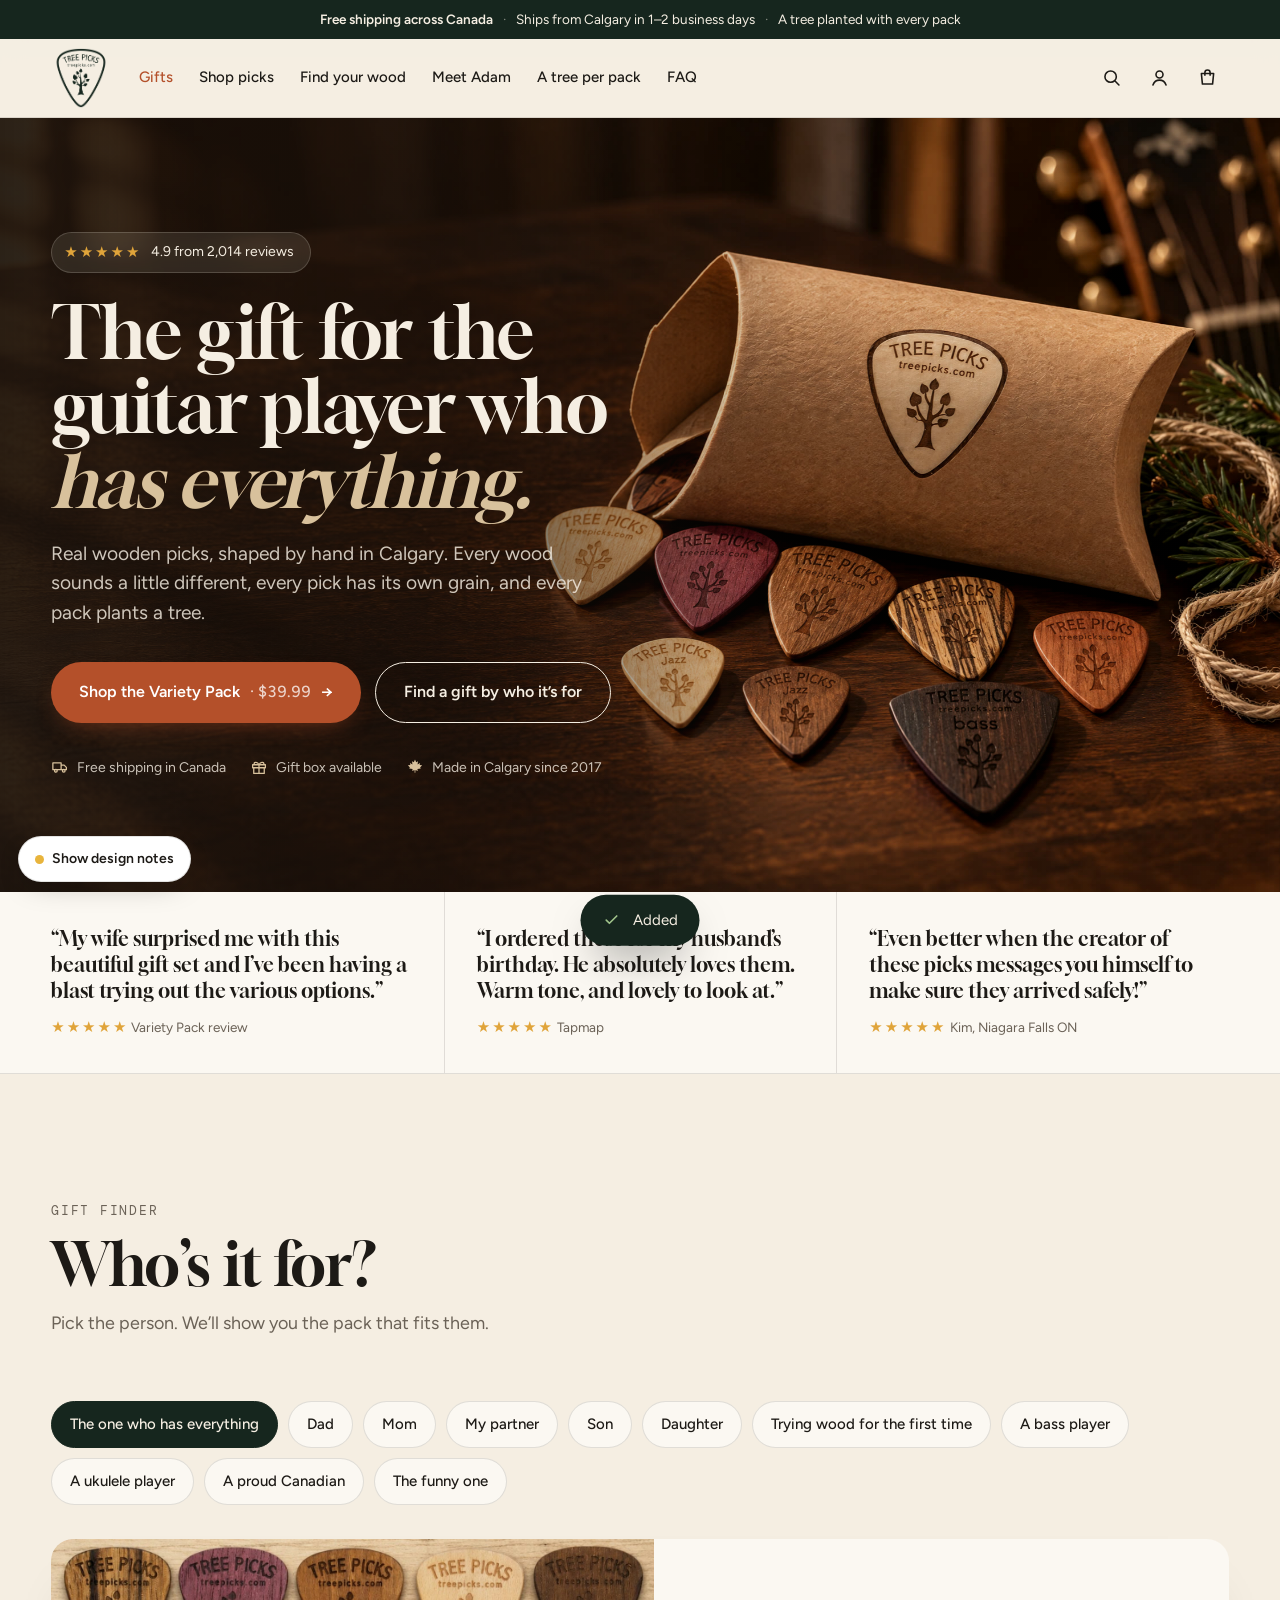
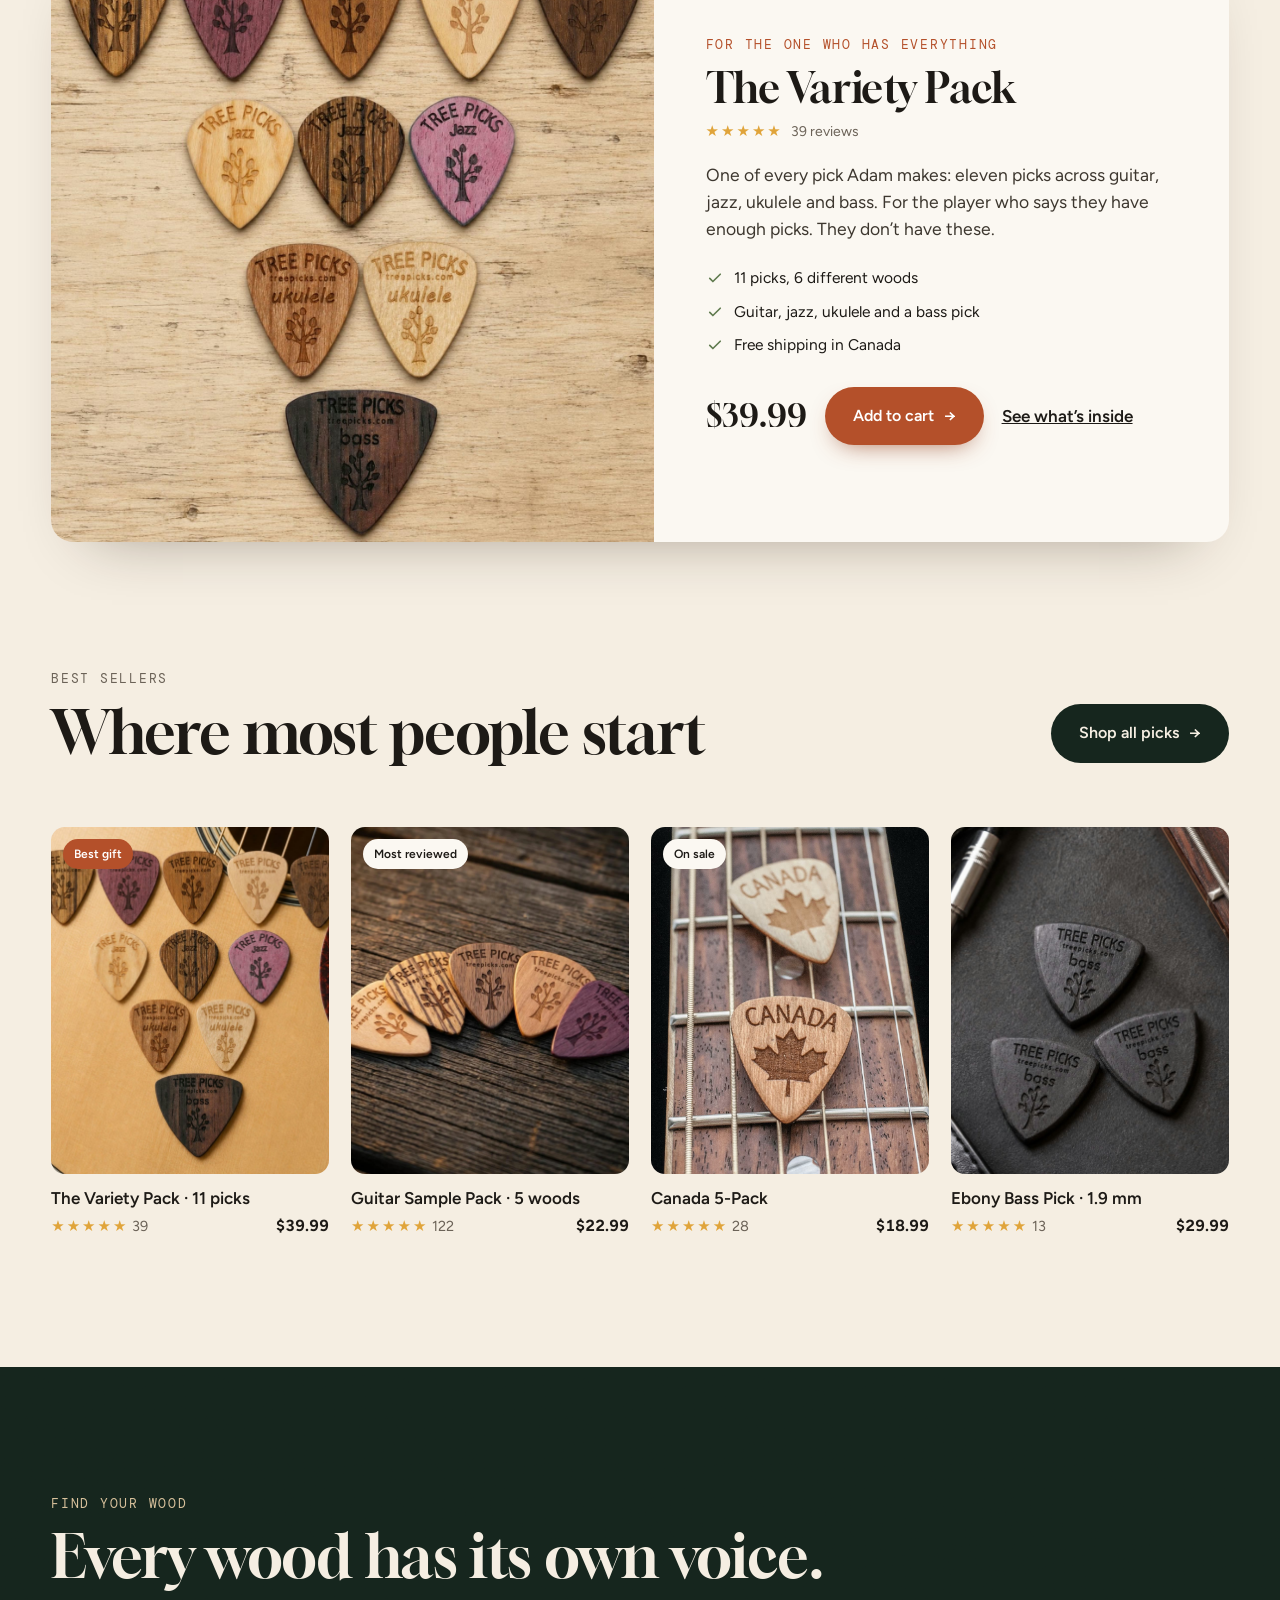
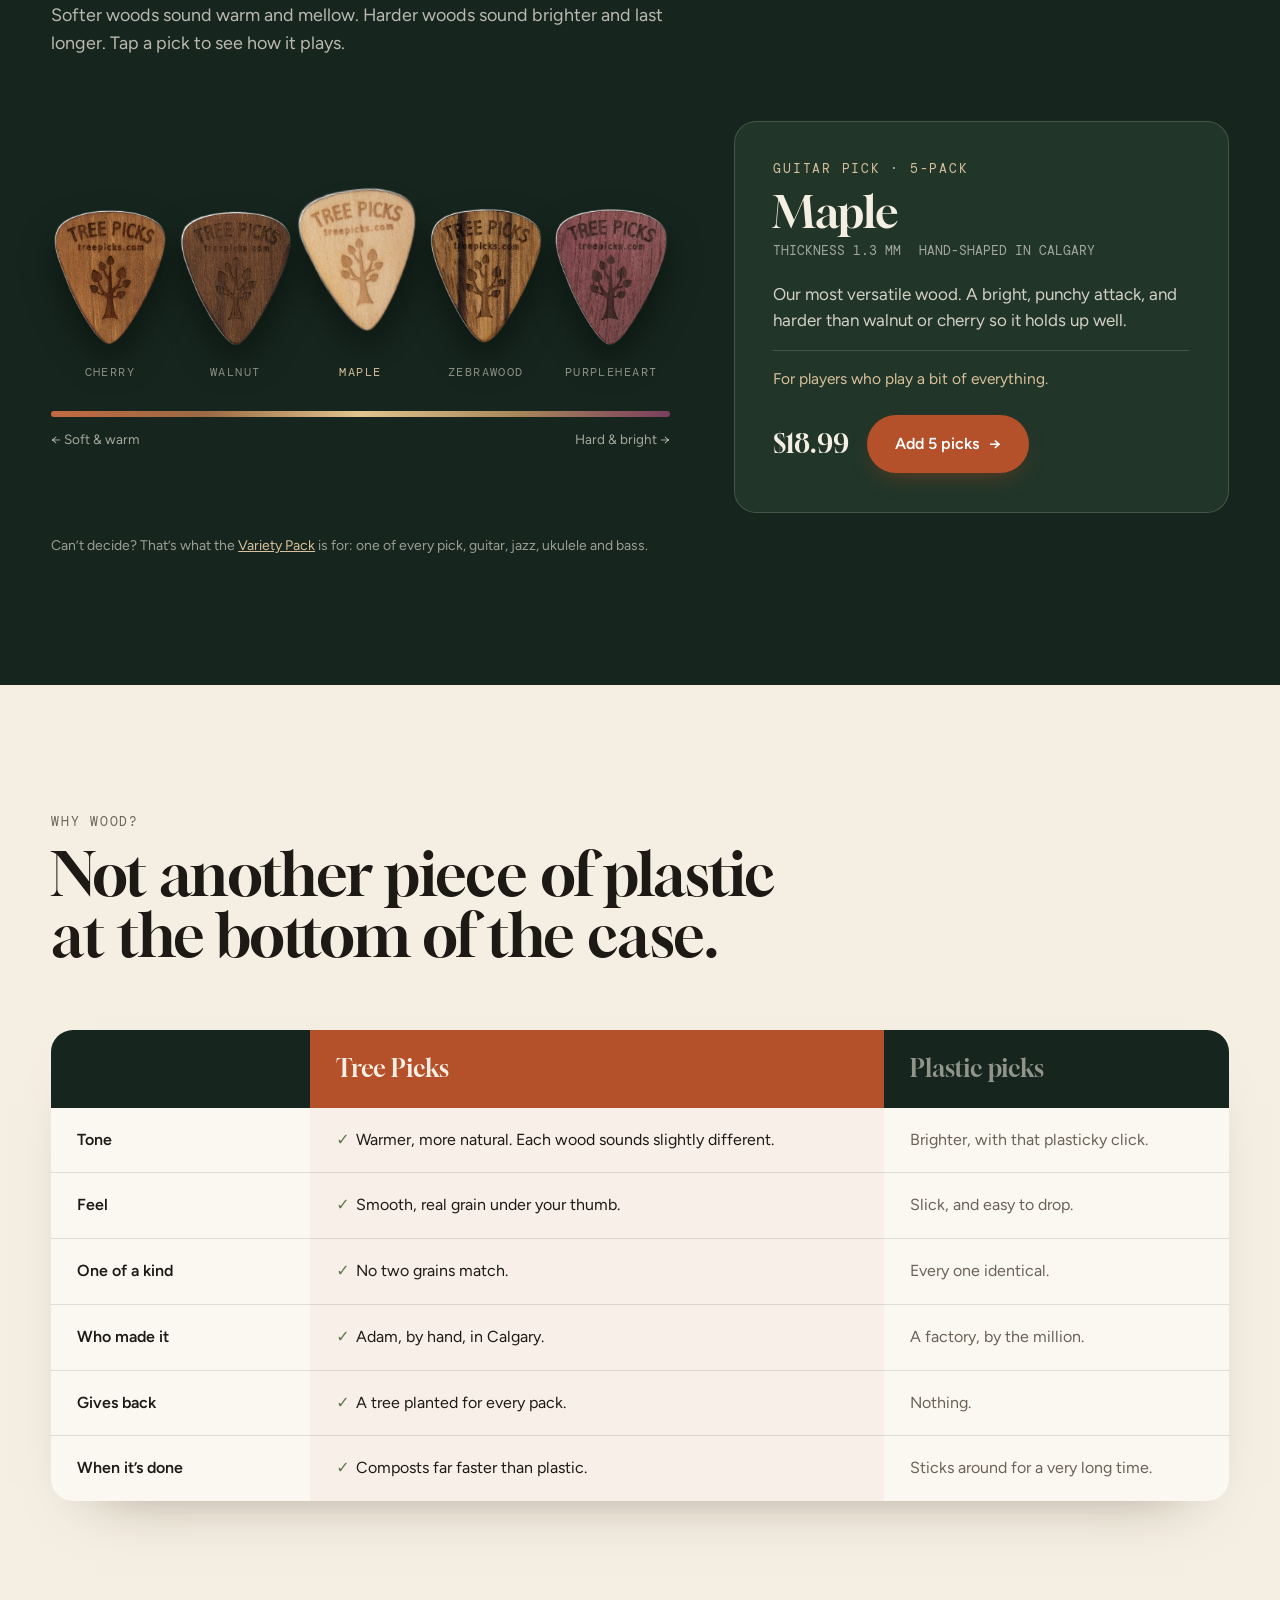
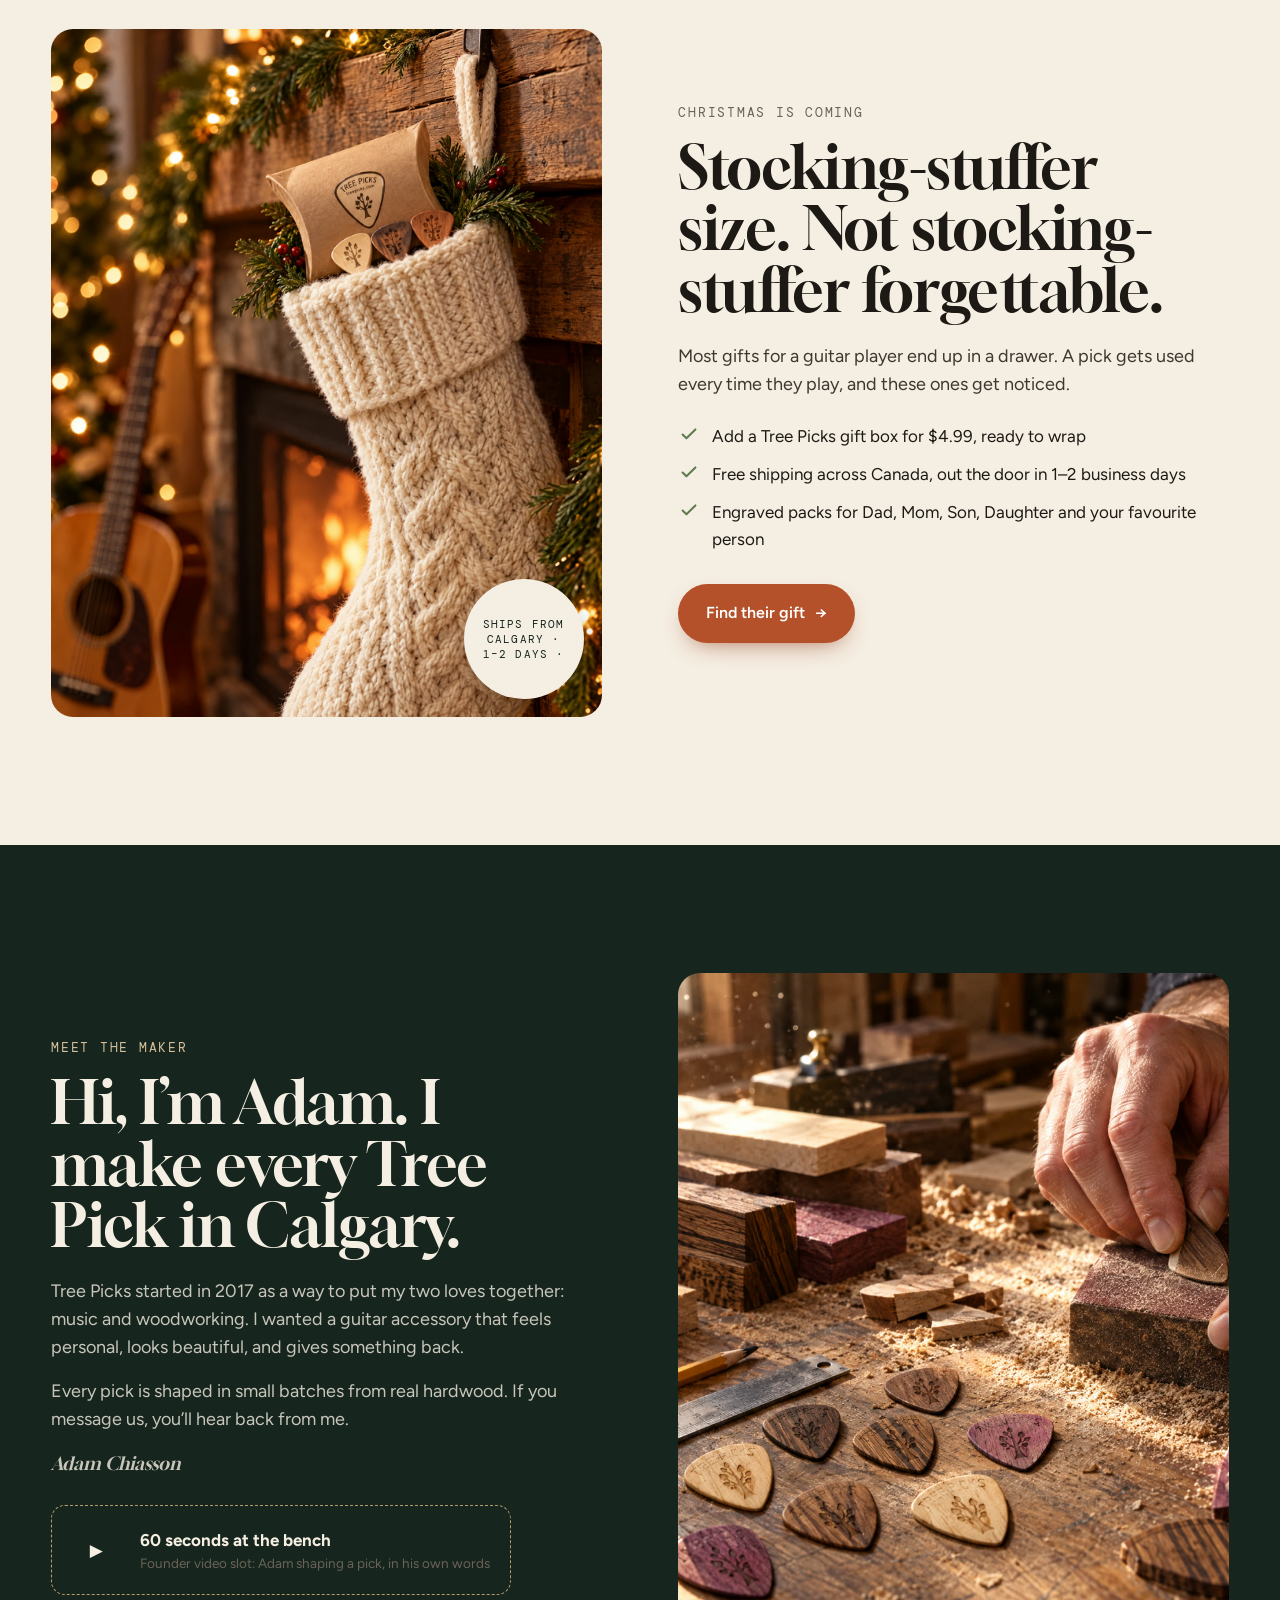
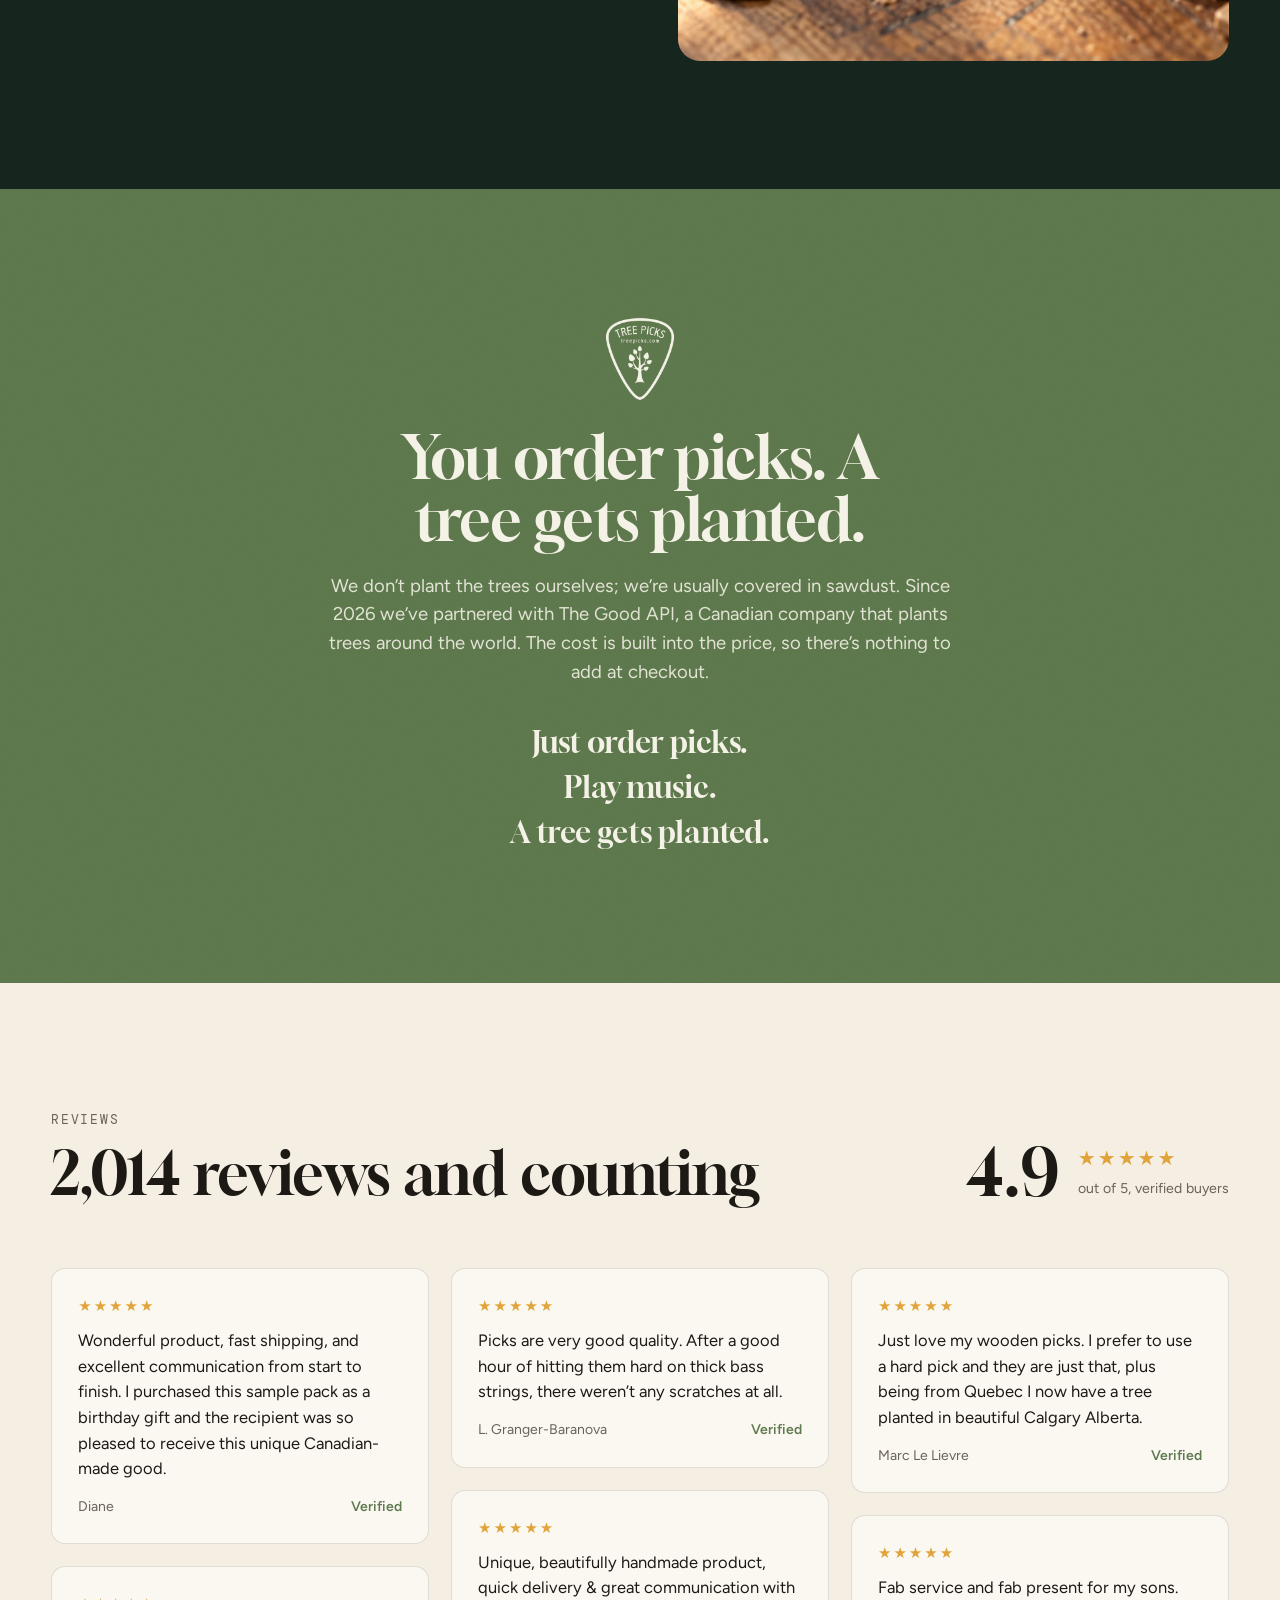
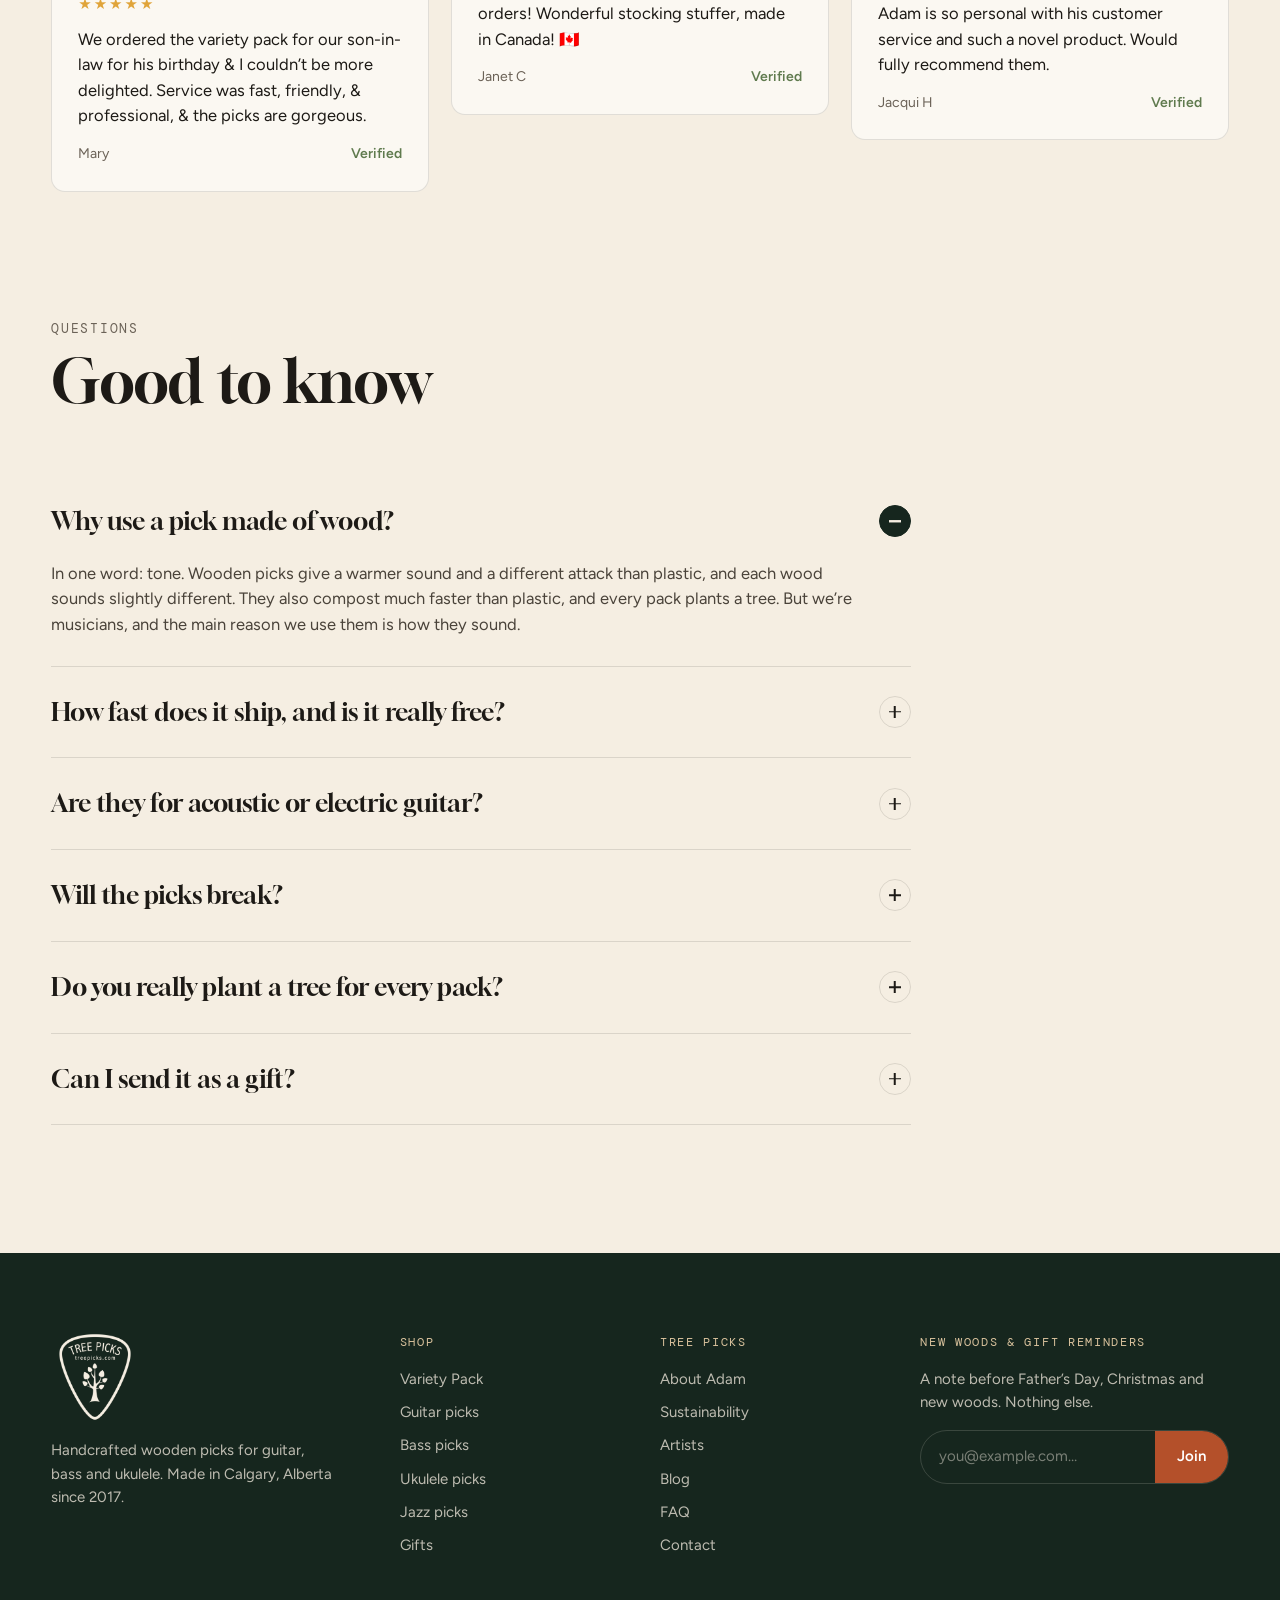
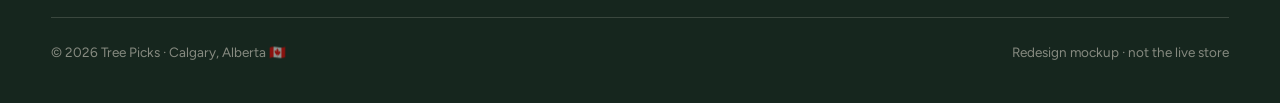
<file: index.html>
<!doctype html>
<html lang="en-CA">
<head>
<meta charset="utf-8">
<meta name="viewport" content="width=device-width,initial-scale=1">
<title>Tree Picks · Handmade Wooden Guitar Picks from Calgary</title>
<meta name="description" content="Handcrafted wooden guitar, bass and ukulele picks, made by Adam in Calgary. The gift for the guitar player who has everything. A tree planted with every pack.">
<meta name="robots" content="noindex,nofollow">
<meta property="og:title" content="Tree Picks · redesign preview">
<meta property="og:description" content="A first look at a new Tree Picks store: gift-first, built around Adam’s handmade wooden picks.">
<meta property="og:image" content="https://honoluaukes.github.io/tree-picks-preview/assets/img/share.jpg">
<meta property="og:url" content="https://honoluaukes.github.io/tree-picks-preview/">
<meta name="twitter:card" content="summary_large_image">
<meta name="theme-color" content="#16261e">
<link rel="preconnect" href="https://fonts.googleapis.com">
<link rel="preconnect" href="https://fonts.gstatic.com" crossorigin>
<link href="https://fonts.googleapis.com/css2?family=DM+Mono:wght@400;500&family=Figtree:wght@400;500;600;700&family=Gloock&display=swap" rel="stylesheet">
<link rel="stylesheet" href="assets/style.css">
</head>
<body>
<svg width="0" height="0" style="position:absolute" aria-hidden="true">
  <symbol id="i-check" viewBox="0 0 24 24"><path fill="none" stroke="currentColor" stroke-width="2.2" stroke-linecap="round" stroke-linejoin="round" d="M5 12.5l4.2 4.2L19 7"/></symbol>
  <symbol id="i-truck" viewBox="0 0 24 24"><path fill="none" stroke="currentColor" stroke-width="1.7" stroke-linejoin="round" d="M2.5 6.5h11v9h-11zM13.5 9.5h4l3 3v3h-7"/><circle cx="6.5" cy="17" r="1.8" fill="none" stroke="currentColor" stroke-width="1.7"/><circle cx="17" cy="17" r="1.8" fill="none" stroke="currentColor" stroke-width="1.7"/></symbol>
  <symbol id="i-gift" viewBox="0 0 24 24"><path fill="none" stroke="currentColor" stroke-width="1.7" stroke-linejoin="round" d="M3.5 9h17v4h-17zM5 13h14v7.5H5zM12 9v11.5M12 9c-2-4-6.5-4-6.5-1.5S9 9 12 9zm0 0c2-4 6.5-4 6.5-1.5S15 9 12 9z"/></symbol>
  <symbol id="i-leaf" viewBox="0 0 24 24"><path fill="none" stroke="currentColor" stroke-width="1.7" stroke-linecap="round" stroke-linejoin="round" d="M12 21V11M12 11c0-4 3-7 7-7 0 4-3 7-7 7zm0 3c0-3-2.5-5.5-6-5.5 0 3 2.5 5.5 6 5.5z"/></symbol>
  <symbol id="i-maple" viewBox="0 0 24 24"><path fill="currentColor" d="M12 2l1.6 3.6 2.4-1.2-.6 4.4 3.4-2.2-.6 2.6 3.3.6-2.7 2.8 1 1.4-4.6.6.6 2.6-3.1-1.3-.4 4.1h-.6l-.4-4.1-3.1 1.3.6-2.6-4.6-.6 1-1.4L2.5 9.8l3.3-.6-.6-2.6 3.4 2.2-.6-4.4 2.4 1.2z"/></symbol>
</svg>

<a class="skip-link" href="#main">Skip to content</a>
<div class="announce"><b>Free shipping across Canada</b><span class="m">·</span><span class="m t">Ships from Calgary in 1–2 business days</span><span class="opt">·</span><span class="opt t">A tree planted with every pack</span></div>

<header class="site-header">
  <div class="wrap">
    <a href="index.html" aria-label="Tree Picks home"><span class="logo"></span></a>
    <nav class="nav" aria-label="Main">
      <a href="gifts.html" class="gift-link">Gifts</a>
      <a href="#best">Shop picks</a>
      <a href="#woods">Find your wood</a>
      <a href="#maker">Meet Adam</a>
      <a href="#trees">A tree per pack</a>
      <a href="#faq">FAQ</a>
    </nav>
    <div class="icons">
      <button class="icon-btn" aria-label="Search"><svg aria-hidden="true" viewBox="0 0 24 24"><circle cx="11" cy="11" r="6.5" fill="none" stroke="currentColor" stroke-width="1.8"/><path d="M16 16l4.5 4.5" stroke="currentColor" stroke-width="1.8" stroke-linecap="round"/></svg></button>
      <button class="icon-btn" aria-label="Account"><svg aria-hidden="true" viewBox="0 0 24 24"><circle cx="12" cy="8.5" r="4" fill="none" stroke="currentColor" stroke-width="1.8"/><path d="M4.5 20.5c1.3-3.6 4.2-5.5 7.5-5.5s6.2 1.9 7.5 5.5" fill="none" stroke="currentColor" stroke-width="1.8" stroke-linecap="round"/></svg></button>
      <button class="icon-btn cart-count" aria-label="Cart"><svg aria-hidden="true" viewBox="0 0 24 24"><path d="M5 7.5h14l-1.2 12H6.2z" fill="none" stroke="currentColor" stroke-width="1.8" stroke-linejoin="round"/><path d="M9 10V6.5a3 3 0 016 0V10" fill="none" stroke="currentColor" stroke-width="1.8"/></svg><i id="cartN">0</i></button>
      <button class="icon-btn menu-btn" aria-label="Menu"><svg aria-hidden="true" viewBox="0 0 24 24"><path d="M4 8h16M4 16h16" stroke="currentColor" stroke-width="1.8" stroke-linecap="round"/></svg></button>
    </div>
  </div>
</header>

<main id="main">
<!-- HERO -->
<section class="hero">
  <div class="hero-media"><img src="assets/img/ai-hero-pouch.jpg" alt="A Tree Picks kraft pillow box with wooden picks in different woods spilling out across a walnut table" fetchpriority="high"><span class="ai-tag">AI stand-in photo</span></div>
  <div class="wrap">
    <div class="hero-copy">
      <div class="proof-pill reveal d1"><span class="stars">★★★★★</span> 4.9 from 2,014 reviews</div>
      <h1 class="reveal d2">The gift for the guitar player who <em>has everything.</em></h1>
      <p class="sub reveal d3">Real wooden picks, shaped by hand in Calgary. Every wood sounds a little different, every pick has its own grain, and every pack plants a tree.</p>
      <div class="hero-ctas reveal d4">
        <a class="btn btn-cherry" href="variety-pack.html">Shop the Variety Pack <span class="price">· $39.99</span> <span class="arrow">→</span></a>
        <a class="btn btn-ghost" href="#gifts">Find a gift by who it’s for</a>
      </div>
      <div class="hero-trust reveal d5">
        <span><svg aria-hidden="true"><use href="#i-truck"/></svg>Free shipping in Canada</span>
        <span><svg aria-hidden="true"><use href="#i-gift"/></svg>Gift box available</span>
        <span><svg aria-hidden="true"><use href="#i-maple"/></svg>Made in Calgary since 2017</span>
      </div>
    </div>
  </div>
  <div class="note" style="left:var(--gutter);bottom:18px"><b>Why the hero changed</b>Most visitors only see the top of a homepage, so it now answers three things at once: what this is, who it’s for (gift buyers, most of his reviews), and proof (2,014 reviews). One clear button to the best gift.</div>
</section>

<!-- QUOTES -->
<section class="quotes">
  <div class="wrap">
    <div class="quote"><p>“My wife surprised me with this beautiful gift set and I’ve been having a blast trying out the various options.”</p><cite><span class="stars">★★★★★</span> Variety Pack review</cite></div>
    <div class="quote"><p>“I ordered these for my husband’s birthday. He absolutely loves them. Warm tone, and lovely to look at.”</p><cite><span class="stars">★★★★★</span> Tapmap</cite></div>
    <div class="quote"><p>“Even better when the creator of these picks messages you himself to make sure they arrived safely!”</p><cite><span class="stars">★★★★★</span> Kim, Niagara Falls ON</cite></div>
  </div>
</section>

<!-- GIFT FINDER -->
<section class="section rel" id="gifts">
  <div class="wrap">
    <div class="section-head sr">
      <div>
        <div class="eyebrow">Gift finder</div>
        <h2 style="margin-top:12px">Who’s it for?</h2>
        <p class="lede">Pick the person. We’ll show you the pack that fits them.</p>
      </div>
    </div>
    <div class="finder-tabs sr" role="tablist" aria-label="Who the gift is for" id="finderTabs"></div>
    <div class="finder-card sr" id="finderCard" aria-live="polite"></div>
  </div>
  <div class="note" style="right:var(--gutter);top:90px"><b>Gift finder</b>His store already has a pack for nearly every person (Dad, Mom, Son, partner, the funny one). This puts them behind one question instead of a menu, so a gift buyer gets to the right pack in one tap.</div>
</section>

<!-- BEST SELLERS -->
<section class="section" id="best" style="padding-top:0">
  <div class="wrap">
    <div class="section-head sr">
      <div>
        <div class="eyebrow">Best sellers</div>
        <h2 style="margin-top:12px">Where most people start</h2>
      </div>
      <a class="btn btn-ink" href="#best">Shop all picks <span class="arrow">→</span></a>
    </div>
    <div class="grid4">
      <article class="card sr"><div class="card-img"><a href="variety-pack.html" tabindex="-1"><img src="assets/img/tree-picks-sampler_1.jpg" alt="Tree Picks Variety Pack" loading="lazy"></a><span class="tag cherry">Best gift</span><button class="quick-add" data-add="Variety Pack">Add to cart · $39.99</button></div><h3><a href="variety-pack.html">The Variety Pack · 11 picks</a></h3><div class="meta"><span><span class="stars">★★★★★</span> 39</span><b>$39.99</b></div></article>
      <article class="card sr"><div class="card-img"><a href="#" tabindex="-1"><img src="assets/img/tree-pick-sampler-pack_0.jpg" alt="Tree Picks Guitar Sample Pack" loading="lazy"></a><span class="tag">Most reviewed</span><button class="quick-add" data-add="Guitar Sample Pack">Add to cart · $22.99</button></div><h3><a href="#">Guitar Sample Pack · 5 woods</a></h3><div class="meta"><span><span class="stars">★★★★★</span> 122</span><b>$22.99</b></div></article>
      <article class="card sr"><div class="card-img"><a href="#" tabindex="-1"><img src="assets/img/canada-guitar-picks_0.jpg" alt="Canada wooden guitar picks" loading="lazy"></a><span class="tag">On sale</span><button class="quick-add" data-add="Canada 5-Pack">Add to cart · $18.99</button></div><h3><a href="#">Canada 5-Pack</a></h3><div class="meta"><span><span class="stars">★★★★★</span> 28</span><b>$18.99</b></div></article>
      <article class="card sr"><div class="card-img"><a href="#" tabindex="-1"><img src="assets/img/tree-picks-bass_2.jpg" alt="Tree Picks ebony bass pick" loading="lazy"></a><button class="quick-add" data-add="Bass Pick">Add to cart · $29.99</button></div><h3><a href="#">Ebony Bass Pick · 1.9 mm</a></h3><div class="meta"><span><span class="stars">★★★★★</span> 13</span><b>$29.99</b></div></article>
    </div>
  </div>
</section>

<!-- TONE LADDER -->
<section class="section dark grain rel" id="woods">
  <div class="wrap">
    <div class="section-head sr">
      <div>
        <div class="eyebrow">Find your wood</div>
        <h2 style="margin-top:12px">Every wood has its own voice.</h2>
        <p class="lede">Softer woods sound warm and mellow. Harder woods sound brighter and last longer. Tap a pick to see how it plays.</p>
      </div>
    </div>
    <div class="ladder">
      <div class="ladder-stage sr">
        <div class="ladder-picks" id="ladderPicks"></div>
        <div class="scale-bar" aria-hidden="true"></div>
        <div class="scale-labels"><span>← Soft &amp; warm</span><span>Hard &amp; bright →</span></div>
      </div>
      <div class="wood-card sr" id="woodCard" aria-live="polite"></div>
    </div>
    <p class="ladder-note sr">Can’t decide? That’s what the <a href="variety-pack.html">Variety Pack</a> is for: one of every pick, guitar, jazz, ukulele and bass.</p>
  </div>
  <div class="note" style="right:var(--gutter);top:60px"><b>Tone ladder</b>Players' first question is “how is wood different?” His product pages answer it wood by wood; this puts all five side by side, using his own descriptions. Next step worth doing: a 10-second sound clip per wood, so players can actually hear the difference.</div>
</section>

<!-- WOOD VS PLASTIC -->
<section class="section">
  <div class="wrap">
    <div class="section-head sr">
      <div>
        <div class="eyebrow">Why wood?</div>
        <h2 style="margin-top:12px">Not another piece of plastic<br>at the bottom of the case.</h2>
      </div>
    </div>
    <div class="compare sr">
      <table>
        <thead><tr><th></th><th>Tree Picks</th><th>Plastic picks</th></tr></thead>
        <tbody>
          <tr><td>Tone</td><td><span class="yes">✓</span>Warmer, more natural. Each wood sounds slightly different.</td><td>Brighter, with that plasticky click.</td></tr>
          <tr><td>Feel</td><td><span class="yes">✓</span>Smooth, real grain under your thumb.</td><td>Slick, and easy to drop.</td></tr>
          <tr><td>One of a kind</td><td><span class="yes">✓</span>No two grains match.</td><td>Every one identical.</td></tr>
          <tr><td>Who made it</td><td><span class="yes">✓</span>Adam, by hand, in Calgary.</td><td>A factory, by the million.</td></tr>
          <tr><td>Gives back</td><td><span class="yes">✓</span>A tree planted for every pack.</td><td>Nothing.</td></tr>
          <tr><td>When it’s done</td><td><span class="yes">✓</span>Composts far faster than plastic.</td><td>Sticks around for a very long time.</td></tr>
        </tbody>
      </table>
    </div>
  </div>
</section>

<!-- GIFT MOMENT -->
<section class="section" style="padding-top:0">
  <div class="wrap split">
    <div class="split-img sr"><img src="assets/img/ai-stocking.jpg" alt="A kraft Tree Picks pouch and wooden picks peeking out of a knit Christmas stocking" loading="lazy"><span class="ai-tag">AI stand-in photo</span><div class="stamp">Ships from Calgary · 1–2 days ·</div></div>
    <div class="sr">
      <div class="eyebrow">Christmas is coming</div>
      <h2>Stocking-stuffer size. Not stocking-stuffer forgettable.</h2>
      <p>Most gifts for a guitar player end up in a drawer. A pick gets used every time they play, and these ones get noticed.</p>
      <ul class="check-list">
        <li><svg aria-hidden="true"><use href="#i-check"/></svg>Add a Tree Picks gift box for $4.99, ready to wrap</li>
        <li><svg aria-hidden="true"><use href="#i-check"/></svg>Free shipping across Canada, out the door in 1–2 business days</li>
        <li><svg aria-hidden="true"><use href="#i-check"/></svg>Engraved packs for Dad, Mom, Son, Daughter and your favourite person</li>
      </ul>
      <a class="btn btn-cherry" href="#gifts">Find their gift <span class="arrow">→</span></a>
    </div>
  </div>
</section>

<!-- MAKER -->
<section class="section dark grain rel" id="maker">
  <div class="wrap split flip">
    <div class="sr">
      <div class="eyebrow">Meet the maker</div>
      <h2>Hi, I’m Adam. I make every Tree Pick in Calgary.</h2>
      <p>Tree Picks started in 2017 as a way to put my two loves together: music and woodworking. I wanted a guitar accessory that feels personal, looks beautiful, and gives something back.</p>
      <p>Every pick is shaped in small batches from real hardwood. If you message us, you’ll hear back from me.</p>
      <p class="signature">Adam Chiasson</p>
      <div class="video-slot"><span class="play">▶</span><div><b>60 seconds at the bench</b><small>Founder video slot: Adam shaping a pick, in his own words</small></div></div>
    </div>
    <div class="split-img sr"><img src="assets/img/ai-workshop.jpg" alt="Hands sanding a wooden guitar pick at a workbench covered in hardwood offcuts" loading="lazy"><span class="ai-tag">AI stand-in · swap for a real workshop photo</span></div>
  </div>
  <div class="note" style="left:var(--gutter);top:40px"><b>Founder story</b>His reviews keep naming him (“Adam is so personal”). That’s the brand’s strongest asset, so he gets a full section. A short phone video of him at the bench would do more here than any photo.</div>
</section>

<!-- TREES -->
<section class="section tree-band grain" id="trees">
  <div class="wrap sr">
    <span class="logo"></span>
    <h2>You order picks. A tree gets planted.</h2>
    <p>We don’t plant the trees ourselves; we’re usually covered in sawdust. Since 2026 we’ve partnered with The Good API, a Canadian company that plants trees around the world. The cost is built into the price, so there’s nothing to add at checkout.</p>
    <div class="lines">Just order picks.<br>Play music.<br>A tree gets planted.</div>
  </div>
</section>

<!-- REVIEWS -->
<section class="section" id="reviews">
  <div class="wrap">
    <div class="section-head sr">
      <div>
        <div class="eyebrow">Reviews</div>
        <h2 style="margin-top:12px">2,014 reviews and counting</h2>
      </div>
      <div class="rev-summary"><span class="big">4.9</span><div><div class="stars" style="font-size:20px">★★★★★</div><small style="color:var(--muted)">out of 5, verified buyers</small></div></div>
    </div>
    <div class="masonry">
      <div class="rev sr"><div class="stars">★★★★★</div><p>Wonderful product, fast shipping, and excellent communication from start to finish. I purchased this sample pack as a birthday gift and the recipient was so pleased to receive this unique Canadian-made good.</p><div class="who"><span>Diane</span><span class="verified">Verified</span></div></div>
      <div class="rev sr"><div class="stars">★★★★★</div><p>We ordered the variety pack for our son-in-law for his birthday &amp; I couldn’t be more delighted. Service was fast, friendly, &amp; professional, &amp; the picks are gorgeous.</p><div class="who"><span>Mary</span><span class="verified">Verified</span></div></div>
      <div class="rev sr"><div class="stars">★★★★★</div><p>Picks are very good quality. After a good hour of hitting them hard on thick bass strings, there weren’t any scratches at all.</p><div class="who"><span>L. Granger-Baranova</span><span class="verified">Verified</span></div></div>
      <div class="rev sr"><div class="stars">★★★★★</div><p>Unique, beautifully handmade product, quick delivery &amp; great communication with orders! Wonderful stocking stuffer, made in Canada! 🇨🇦</p><div class="who"><span>Janet C</span><span class="verified">Verified</span></div></div>
      <div class="rev sr"><div class="stars">★★★★★</div><p>Just love my wooden picks. I prefer to use a hard pick and they are just that, plus being from Quebec I now have a tree planted in beautiful Calgary Alberta.</p><div class="who"><span>Marc Le Lievre</span><span class="verified">Verified</span></div></div>
      <div class="rev sr"><div class="stars">★★★★★</div><p>Fab service and fab present for my sons. Adam is so personal with his customer service and such a novel product. Would fully recommend them.</p><div class="who"><span>Jacqui H</span><span class="verified">Verified</span></div></div>
    </div>
  </div>
</section>

<!-- FAQ -->
<section class="section" id="faq" style="padding-top:0">
  <div class="wrap">
    <div class="section-head sr"><div><div class="eyebrow">Questions</div><h2 style="margin-top:12px">Good to know</h2></div></div>
    <div class="faq sr">
      <details open><summary>Why use a pick made of wood?<i></i></summary><p>In one word: tone. Wooden picks give a warmer sound and a different attack than plastic, and each wood sounds slightly different. They also compost much faster than plastic, and every pack plants a tree. But we’re musicians, and the main reason we use them is how they sound.</p></details>
      <details><summary>How fast does it ship, and is it really free?<i></i></summary><p>Orders ship from Calgary within 1–2 business days. Shipping is free across Canada by regular mail (no tracking): about 1–2 days in Calgary, 3–4 in Alberta, 5–6 to BC through Quebec, 6–7 to Atlantic Canada. Paid options include tracking. US orders are a flat $7 USD and free over $40 USD.</p></details>
      <details><summary>Are they for acoustic or electric guitar?<i></i></summary><p>Both. Softer woods like cherry suit a lighter touch and nylon strings; harder woods like purpleheart suit heavy strumming and rock. There are also picks made for bass, jazz and ukulele.</p></details>
      <details><summary>Will the picks break?<i></i></summary><p>They’re made from solid hardwood and built to be played hard. One bass player put it this way: an hour on thick bass strings, and not a scratch.</p></details>
      <details><summary>Do you really plant a tree for every pack?<i></i></summary><p>Yes. We don’t plant them ourselves, but a tree gets planted for every pack you order, through our Canadian partner The Good API.</p></details>
      <details><summary>Can I send it as a gift?<i></i></summary><p>Yes. Add a Tree Picks gift box for $4.99 and it arrives ready to give.</p></details>
    </div>
  </div>
</section>
</main>

<footer class="site-footer">
  <div class="wrap">
    <div class="foot-grid">
      <div><span class="logo"></span><p>Handcrafted wooden picks for guitar, bass and ukulele. Made in Calgary, Alberta since 2017.</p></div>
      <div><h4>Shop</h4><ul><li><a href="variety-pack.html">Variety Pack</a></li><li><a href="#">Guitar picks</a></li><li><a href="#">Bass picks</a></li><li><a href="#">Ukulele picks</a></li><li><a href="#">Jazz picks</a></li><li><a href="gifts.html">Gifts</a></li></ul></div>
      <div><h4>Tree Picks</h4><ul><li><a href="#maker">About Adam</a></li><li><a href="#trees">Sustainability</a></li><li><a href="#">Artists</a></li><li><a href="#">Blog</a></li><li><a href="#faq">FAQ</a></li><li><a href="#">Contact</a></li></ul></div>
      <div><h4>New woods &amp; gift reminders</h4><p>A note before Father’s Day, Christmas and new woods. Nothing else.</p><form class="signup" onsubmit="event.preventDefault();toast('Mockup: this would join the email list')"><input type="email" name="email" autocomplete="email" spellcheck="false" placeholder="you@example.com…" aria-label="Email address"><button>Join</button></form></div>
    </div>
    <div class="foot-base"><span>© 2026 Tree Picks · Calgary, Alberta 🇨🇦</span><span>Redesign mockup · not the live store</span></div>
  </div>
</footer>

<div class="toast" id="toast" role="status"><svg aria-hidden="true"><use href="#i-check"/></svg><span id="toastMsg">Added</span></div>
<button class="notes-toggle" id="notesToggle" aria-pressed="false"><span class="dot"></span>Show design notes</button>
<script src="assets/app.js"></script>
</body>
</html>
</file>
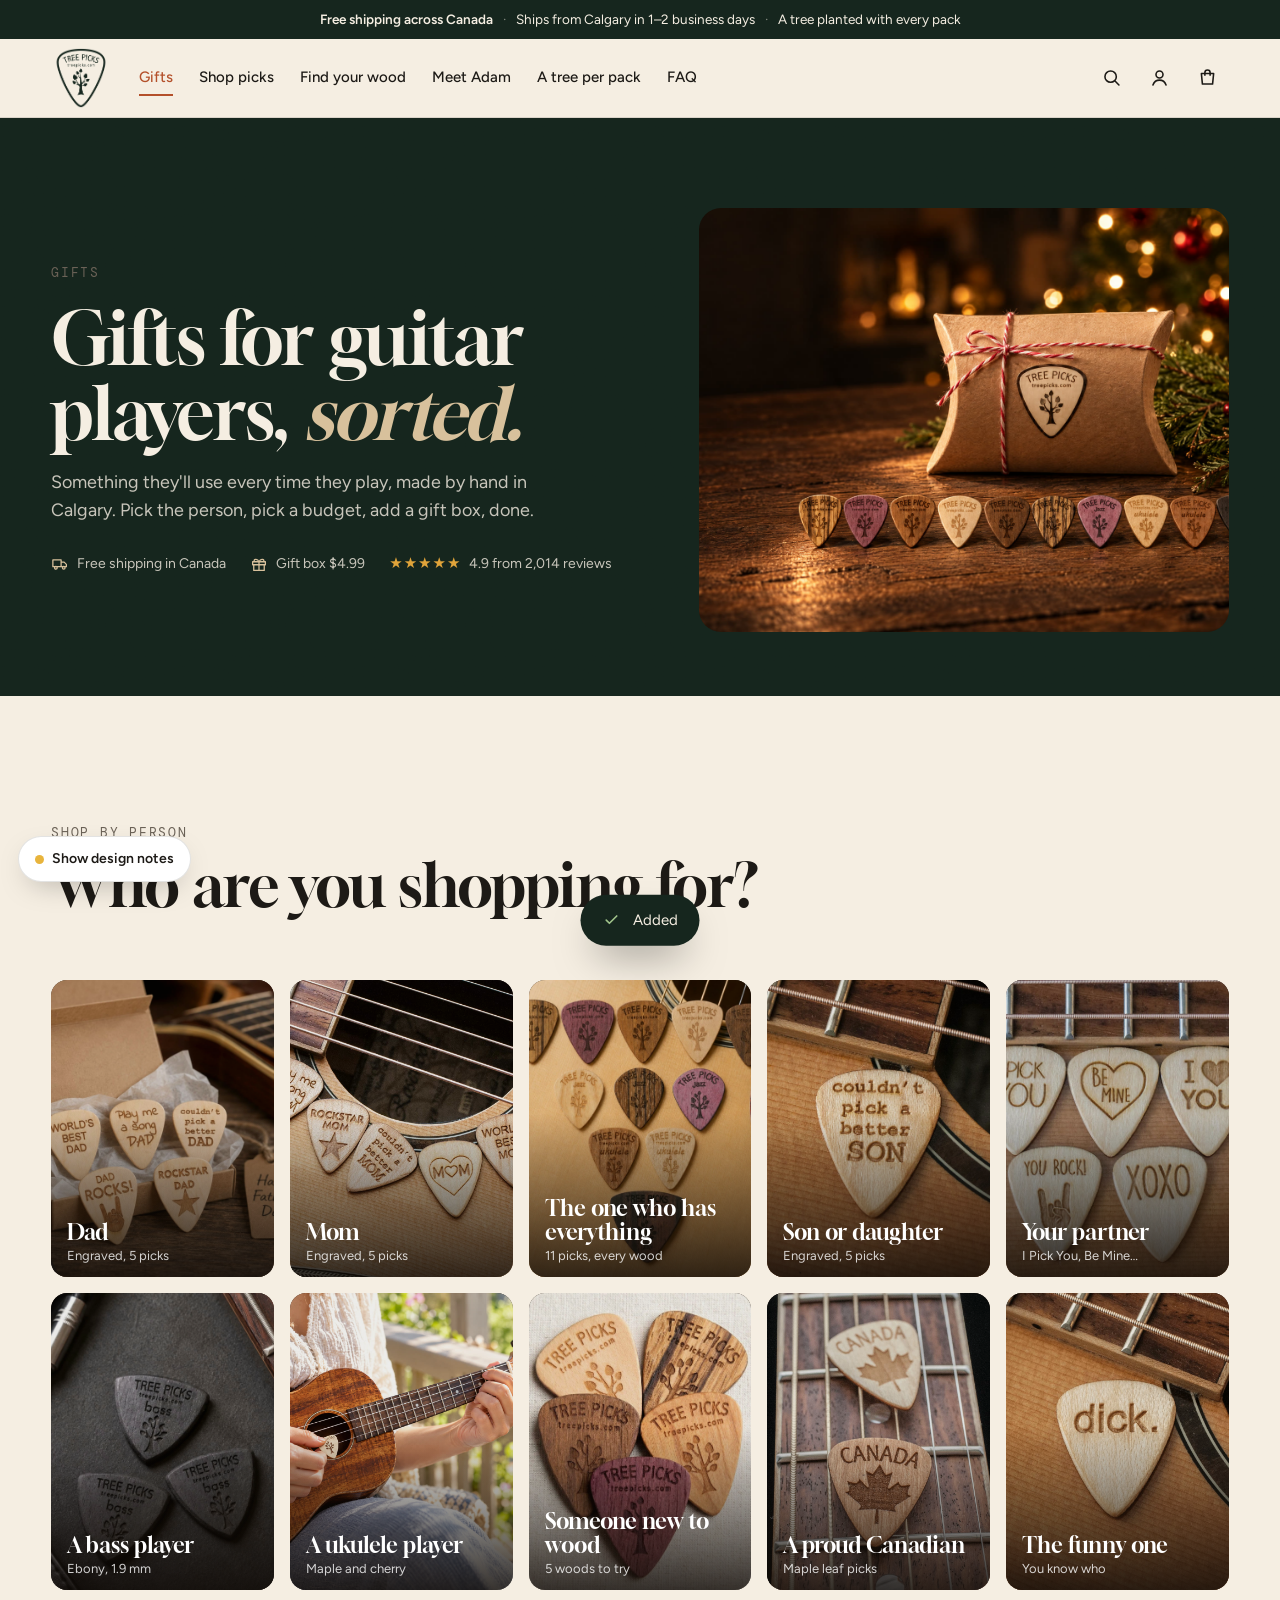
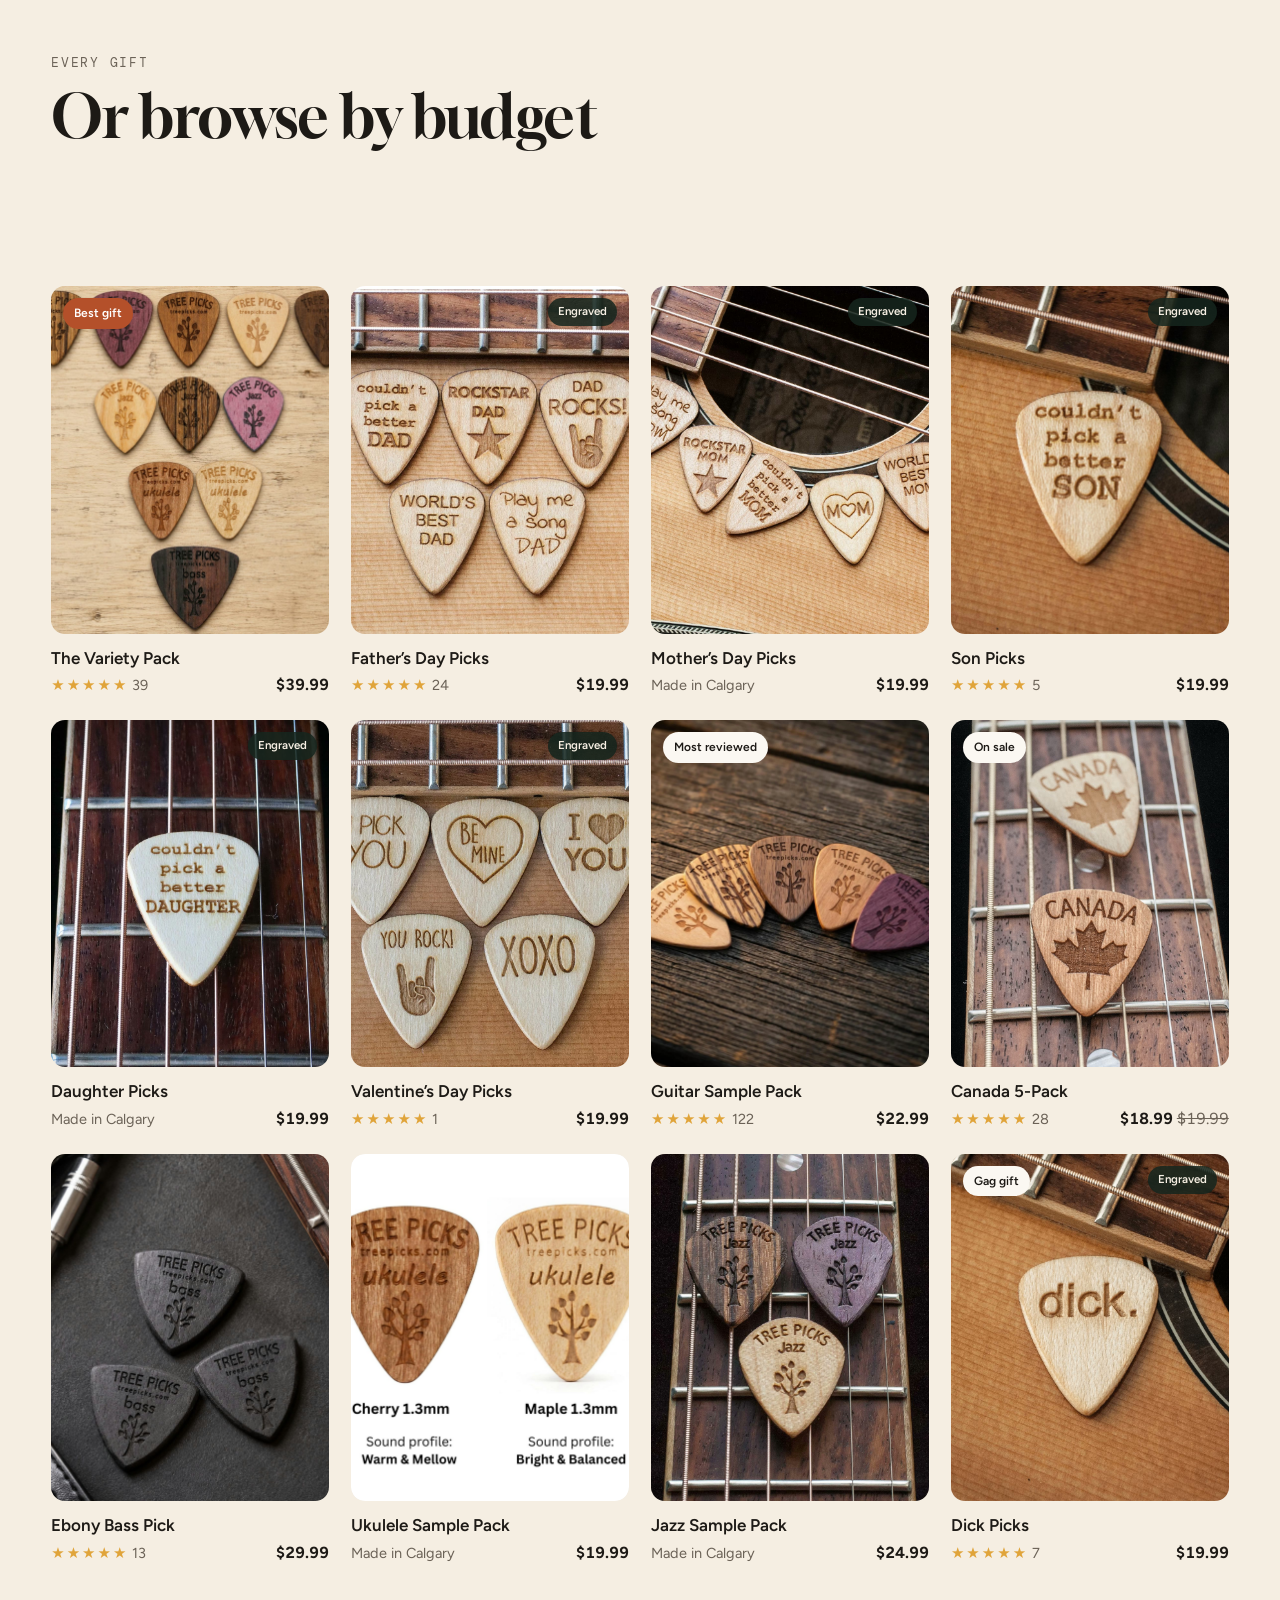
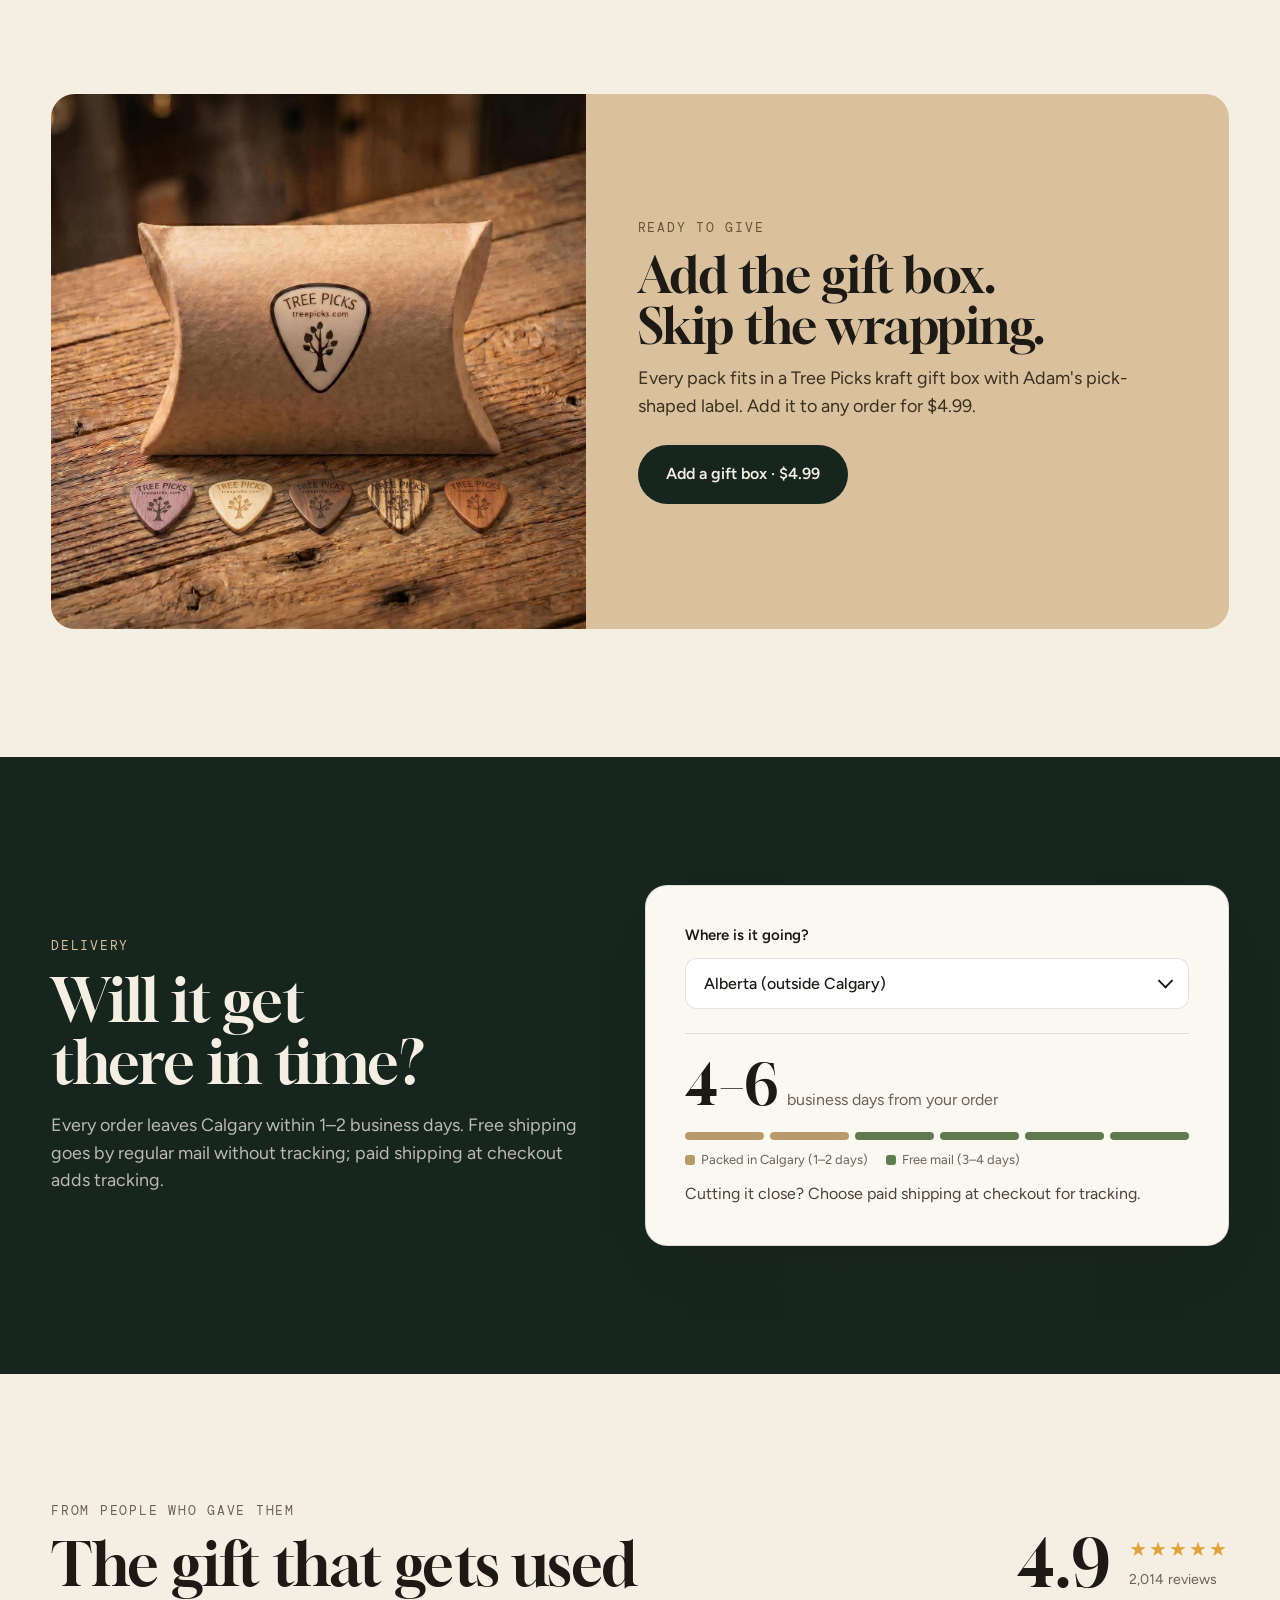
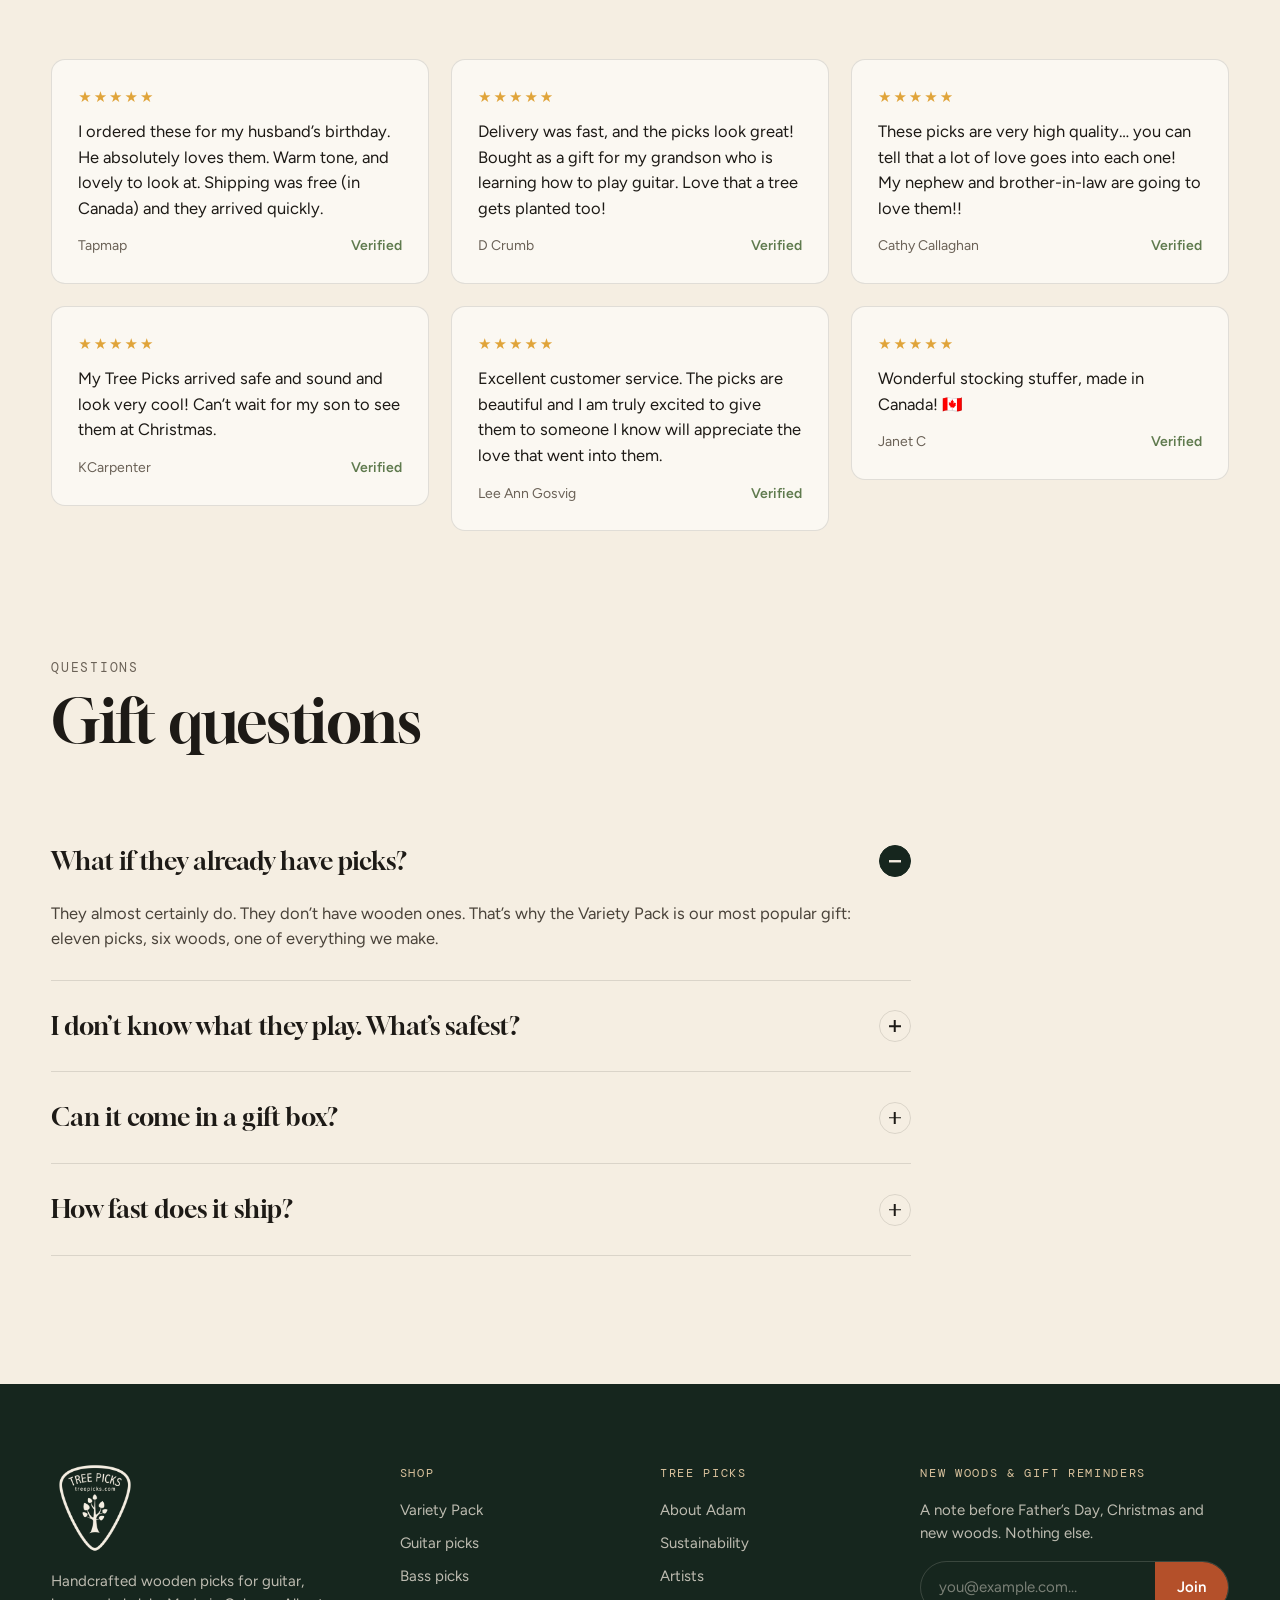
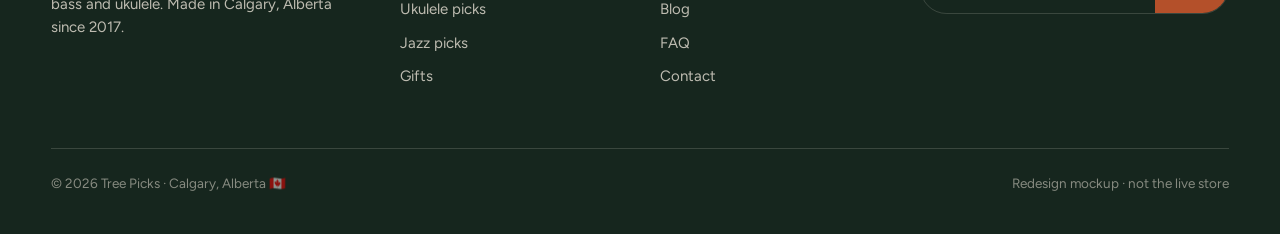
<file: gifts.html>
<!doctype html>
<html lang="en-CA">
<head>
<meta charset="utf-8">
<meta name="viewport" content="width=device-width,initial-scale=1">
<title>Gifts for Guitar Players · Tree Picks</title>
<meta name="description" content="Gifts for guitar, bass and ukulele players: handcrafted wooden picks from Calgary, engraved packs for Dad, Mom and more. Free shipping in Canada.">
<meta name="robots" content="noindex,nofollow">
<meta property="og:title" content="Gifts for guitar players · Tree Picks redesign preview">
<meta property="og:description" content="Shop by person, by budget, with a delivery checker. Redesign preview.">
<meta property="og:image" content="https://honoluaukes.github.io/tree-picks-preview/assets/img/share.jpg">
<meta property="og:url" content="https://honoluaukes.github.io/tree-picks-preview/gifts.html">
<meta name="twitter:card" content="summary_large_image">
<meta name="theme-color" content="#16261e">
<link rel="preconnect" href="https://fonts.googleapis.com">
<link rel="preconnect" href="https://fonts.gstatic.com" crossorigin>
<link href="https://fonts.googleapis.com/css2?family=DM+Mono:wght@400;500&family=Figtree:wght@400;500;600;700&family=Gloock&display=swap" rel="stylesheet">
<link rel="stylesheet" href="assets/style.css">
</head>
<body>
<svg width="0" height="0" style="position:absolute" aria-hidden="true">
  <symbol id="i-check" viewBox="0 0 24 24"><path fill="none" stroke="currentColor" stroke-width="2.2" stroke-linecap="round" stroke-linejoin="round" d="M5 12.5l4.2 4.2L19 7"/></symbol>
  <symbol id="i-truck" viewBox="0 0 24 24"><path fill="none" stroke="currentColor" stroke-width="1.7" stroke-linejoin="round" d="M2.5 6.5h11v9h-11zM13.5 9.5h4l3 3v3h-7"/><circle cx="6.5" cy="17" r="1.8" fill="none" stroke="currentColor" stroke-width="1.7"/><circle cx="17" cy="17" r="1.8" fill="none" stroke="currentColor" stroke-width="1.7"/></symbol>
  <symbol id="i-gift" viewBox="0 0 24 24"><path fill="none" stroke="currentColor" stroke-width="1.7" stroke-linejoin="round" d="M3.5 9h17v4h-17zM5 13h14v7.5H5zM12 9v11.5M12 9c-2-4-6.5-4-6.5-1.5S9 9 12 9zm0 0c2-4 6.5-4 6.5-1.5S15 9 12 9z"/></symbol>
  <symbol id="i-leaf" viewBox="0 0 24 24"><path fill="none" stroke="currentColor" stroke-width="1.7" stroke-linecap="round" stroke-linejoin="round" d="M12 21V11M12 11c0-4 3-7 7-7 0 4-3 7-7 7zm0 3c0-3-2.5-5.5-6-5.5 0 3 2.5 5.5 6 5.5z"/></symbol>
  <symbol id="i-maple" viewBox="0 0 24 24"><path fill="currentColor" d="M12 2l1.6 3.6 2.4-1.2-.6 4.4 3.4-2.2-.6 2.6 3.3.6-2.7 2.8 1 1.4-4.6.6.6 2.6-3.1-1.3-.4 4.1h-.6l-.4-4.1-3.1 1.3.6-2.6-4.6-.6 1-1.4L2.5 9.8l3.3-.6-.6-2.6 3.4 2.2-.6-4.4 2.4 1.2z"/></symbol>
</svg>

<a class="skip-link" href="#main">Skip to content</a>
<div class="announce"><b>Free shipping across Canada</b><span class="m">·</span><span class="m t">Ships from Calgary in 1–2 business days</span><span class="opt">·</span><span class="opt t">A tree planted with every pack</span></div>

<header class="site-header">
  <div class="wrap">
    <a href="index.html" aria-label="Tree Picks home"><span class="logo"></span></a>
    <nav class="nav" aria-label="Main">
      <a href="gifts.html" class="gift-link" aria-current="page">Gifts</a>
      <a href="index.html#best">Shop picks</a>
      <a href="index.html#woods">Find your wood</a>
      <a href="index.html#maker">Meet Adam</a>
      <a href="index.html#trees">A tree per pack</a>
      <a href="index.html#faq">FAQ</a>
    </nav>
    <div class="icons">
      <button class="icon-btn" aria-label="Search"><svg aria-hidden="true" viewBox="0 0 24 24"><circle cx="11" cy="11" r="6.5" fill="none" stroke="currentColor" stroke-width="1.8"/><path d="M16 16l4.5 4.5" stroke="currentColor" stroke-width="1.8" stroke-linecap="round"/></svg></button>
      <button class="icon-btn" aria-label="Account"><svg aria-hidden="true" viewBox="0 0 24 24"><circle cx="12" cy="8.5" r="4" fill="none" stroke="currentColor" stroke-width="1.8"/><path d="M4.5 20.5c1.3-3.6 4.2-5.5 7.5-5.5s6.2 1.9 7.5 5.5" fill="none" stroke="currentColor" stroke-width="1.8" stroke-linecap="round"/></svg></button>
      <button class="icon-btn cart-count" aria-label="Cart"><svg aria-hidden="true" viewBox="0 0 24 24"><path d="M5 7.5h14l-1.2 12H6.2z" fill="none" stroke="currentColor" stroke-width="1.8" stroke-linejoin="round"/><path d="M9 10V6.5a3 3 0 016 0V10" fill="none" stroke="currentColor" stroke-width="1.8"/></svg><i id="cartN">0</i></button>
      <button class="icon-btn menu-btn" aria-label="Menu"><svg aria-hidden="true" viewBox="0 0 24 24"><path d="M4 8h16M4 16h16" stroke="currentColor" stroke-width="1.8" stroke-linecap="round"/></svg></button>
    </div>
  </div>
</header>

<main id="main">
<section class="col-hero grain">
  <div class="wrap">
    <div>
      <div class="eyebrow reveal d1">Gifts</div>
      <h1 class="reveal d2">Gifts for guitar players, <em>sorted.</em></h1>
      <p class="reveal d3">Something they'll use every time they play, made by hand in Calgary. Pick the person, pick a budget, add a gift box, done.</p>
      <div class="hero-trust reveal d4">
        <span><svg aria-hidden="true"><use href="#i-truck"/></svg>Free shipping in Canada</span>
        <span><svg aria-hidden="true"><use href="#i-gift"/></svg>Gift box $4.99</span>
        <span><span class="stars" style="letter-spacing:1px">★★★★★</span>4.9 from 2,014 reviews</span>
      </div>
    </div>
    <div class="col-hero-img reveal d3"><img src="assets/img/ai-gifts-xmas.jpg" alt="A Tree Picks pillow gift box tied with twine beside a row of wooden picks, Christmas lights behind" fetchpriority="high" style="object-position:66% 50%"><span class="ai-tag">AI stand-in photo</span></div>
  </div>
</section>

<section class="section rel" style="padding-bottom:clamp(40px,5vw,70px)">
  <div class="wrap">
    <div class="section-head sr"><div><div class="eyebrow">Shop by person</div><h2 style="margin-top:12px">Who are you shopping for?</h2></div></div>
    <div class="people">
      <a class="person sr" href="index.html?for=dad#gifts"><img src="assets/img/fathers-day-picks_2.jpg" alt="" loading="lazy"><span>Dad<small>Engraved, 5 picks</small></span></a>
      <a class="person sr" href="index.html?for=mom#gifts"><img src="assets/img/mothers-day-guitar-picks_0.jpg" alt="" loading="lazy"><span>Mom<small>Engraved, 5 picks</small></span></a>
      <a class="person sr" href="index.html?for=everything#gifts"><img src="assets/img/tree-picks-sampler_1.jpg" alt="" loading="lazy"><span>The one who has everything<small>11 picks, every wood</small></span></a>
      <a class="person sr" href="index.html?for=son#gifts"><img src="assets/img/son_1.jpg" alt="" loading="lazy"><span>Son or daughter<small>Engraved, 5 picks</small></span></a>
      <a class="person sr" href="index.html?for=partner#gifts"><img src="assets/img/valentines-day-picks_0.jpg" alt="" loading="lazy"><span>Your partner<small>I Pick You, Be Mine…</small></span></a>
      <a class="person sr" href="index.html?for=bass#gifts"><img src="assets/img/tree-picks-bass_2.jpg" alt="" loading="lazy"><span>A bass player<small>Ebony, 1.9 mm</small></span></a>
      <a class="person sr" href="index.html?for=uke#gifts"><img src="assets/img/ai-uke.jpg" alt="" loading="lazy"><span>A ukulele player<small>Maple and cherry</small></span></a>
      <a class="person sr" href="index.html?for=new#gifts"><img src="assets/img/tree-pick-sampler-pack_3.jpg" alt="" loading="lazy"><span>Someone new to wood<small>5 woods to try</small></span></a>
      <a class="person sr" href="index.html?for=canada#gifts"><img src="assets/img/canada-guitar-picks_0.jpg" alt="" loading="lazy"><span>A proud Canadian<small>Maple leaf picks</small></span></a>
      <a class="person sr" href="index.html?for=funny#gifts"><img src="assets/img/dick-picks-5-picks_0.jpg" alt="" loading="lazy"><span>The funny one<small>You know who</small></span></a>
    </div>
  </div>
  <div class="note" style="right:var(--gutter);top:40px"><b>Shop by person</b>Gift buyers think in people, not products. Ten doors, each landing on the right pack in the gift finder.</div>
</section>

<section class="section rel" id="all" style="padding-top:0">
  <div class="wrap">
    <div class="section-head sr"><div><div class="eyebrow">Every gift</div><h2 style="margin-top:12px">Or browse by budget</h2></div></div>
    <div class="filters sr" role="toolbar" aria-label="Filter gifts">
      <button class="chip" aria-pressed="true" data-f="all">All gifts</button>
      <button class="chip" aria-pressed="false" data-f="under20">Under $20</button>
      <button class="chip" aria-pressed="false" data-f="20to30">$20–$30</button>
      <button class="chip" aria-pressed="false" data-f="over30">The big one</button>
      <button class="chip" aria-pressed="false" data-f="engraved">Engraved</button>
      <button class="chip" aria-pressed="false" data-f="other">Bass, jazz &amp; ukulele</button>
      <span class="count" id="giftCount" aria-live="polite"></span>
    </div>
    <div class="grid4" id="giftGrid">
      <article class="card sr" data-tags="over30 everything"><div class="card-img"><a href="variety-pack.html" tabindex="-1"><img src="assets/img/tree-picks-sampler_0.jpg" alt="The Variety Pack" loading="lazy"></a><span class="tag cherry">Best gift</span><button class="quick-add" data-add="The Variety Pack">Add to cart · $39.99</button></div><h3><a href="variety-pack.html">The Variety Pack</a></h3><div class="meta"><span><span class="stars">★★★★★</span> 39</span><b>$39.99</b></div></article>
      <article class="card sr" data-tags="under20 engraved family"><div class="card-img"><a href="#" tabindex="-1"><img src="assets/img/fathers-day-picks_3.jpg" alt="Father’s Day Picks" loading="lazy"></a><span class="eng">Engraved</span><button class="quick-add" data-add="Father’s Day Picks">Add to cart · $19.99</button></div><h3><a href="#">Father’s Day Picks</a></h3><div class="meta"><span><span class="stars">★★★★★</span> 24</span><b>$19.99</b></div></article>
      <article class="card sr" data-tags="under20 engraved family"><div class="card-img"><a href="#" tabindex="-1"><img src="assets/img/mothers-day-guitar-picks_0.jpg" alt="Mother’s Day Picks" loading="lazy"></a><span class="eng">Engraved</span><button class="quick-add" data-add="Mother’s Day Picks">Add to cart · $19.99</button></div><h3><a href="#">Mother’s Day Picks</a></h3><div class="meta"><span>Made in Calgary</span><b>$19.99</b></div></article>
      <article class="card sr" data-tags="under20 engraved family"><div class="card-img"><a href="#" tabindex="-1"><img src="assets/img/son_1.jpg" alt="Son Picks" loading="lazy"></a><span class="eng">Engraved</span><button class="quick-add" data-add="Son Picks">Add to cart · $19.99</button></div><h3><a href="#">Son Picks</a></h3><div class="meta"><span><span class="stars">★★★★★</span> 5</span><b>$19.99</b></div></article>
      <article class="card sr" data-tags="under20 engraved family"><div class="card-img"><a href="#" tabindex="-1"><img src="assets/img/daughter_0.jpg" alt="Daughter Picks" loading="lazy"></a><span class="eng">Engraved</span><button class="quick-add" data-add="Daughter Picks">Add to cart · $19.99</button></div><h3><a href="#">Daughter Picks</a></h3><div class="meta"><span>Made in Calgary</span><b>$19.99</b></div></article>
      <article class="card sr" data-tags="under20 engraved"><div class="card-img"><a href="#" tabindex="-1"><img src="assets/img/valentines-day-picks_0.jpg" alt="Valentine’s Day Picks" loading="lazy"></a><span class="eng">Engraved</span><button class="quick-add" data-add="Valentine’s Day Picks">Add to cart · $19.99</button></div><h3><a href="#">Valentine’s Day Picks</a></h3><div class="meta"><span><span class="stars">★★★★★</span> 1</span><b>$19.99</b></div></article>
      <article class="card sr" data-tags="20to30"><div class="card-img"><a href="#" tabindex="-1"><img src="assets/img/tree-pick-sampler-pack_0.jpg" alt="Guitar Sample Pack" loading="lazy"></a><span class="tag">Most reviewed</span><button class="quick-add" data-add="Guitar Sample Pack">Add to cart · $22.99</button></div><h3><a href="#">Guitar Sample Pack</a></h3><div class="meta"><span><span class="stars">★★★★★</span> 122</span><b>$22.99</b></div></article>
      <article class="card sr" data-tags="under20"><div class="card-img"><a href="#" tabindex="-1"><img src="assets/img/canada-guitar-picks_0.jpg" alt="Canada 5-Pack" loading="lazy"></a><span class="tag">On sale</span><button class="quick-add" data-add="Canada 5-Pack">Add to cart · $18.99</button></div><h3><a href="#">Canada 5-Pack</a></h3><div class="meta"><span><span class="stars">★★★★★</span> 28</span><b>$18.99 <s style="color:var(--muted);font-weight:400">$19.99</s></b></div></article>
      <article class="card sr" data-tags="20to30 other"><div class="card-img"><a href="#" tabindex="-1"><img src="assets/img/tree-picks-bass_2.jpg" alt="Ebony Bass Pick" loading="lazy"></a><button class="quick-add" data-add="Ebony Bass Pick">Add to cart · $29.99</button></div><h3><a href="#">Ebony Bass Pick</a></h3><div class="meta"><span><span class="stars">★★★★★</span> 13</span><b>$29.99</b></div></article>
      <article class="card sr" data-tags="under20 other"><div class="card-img"><a href="#" tabindex="-1"><img src="assets/img/tree-picks-ukulele-sample-pack_3.jpg" alt="Ukulele Sample Pack" loading="lazy"></a><button class="quick-add" data-add="Ukulele Sample Pack">Add to cart · $19.99</button></div><h3><a href="#">Ukulele Sample Pack</a></h3><div class="meta"><span>Made in Calgary</span><b>$19.99</b></div></article>
      <article class="card sr" data-tags="20to30 other"><div class="card-img"><a href="#" tabindex="-1"><img src="assets/img/tree-picks-jazz-sample-pack_0.jpg" alt="Jazz Sample Pack" loading="lazy"></a><button class="quick-add" data-add="Jazz Sample Pack">Add to cart · $24.99</button></div><h3><a href="#">Jazz Sample Pack</a></h3><div class="meta"><span>Made in Calgary</span><b>$24.99</b></div></article>
      <article class="card sr" data-tags="under20 engraved"><div class="card-img"><a href="#" tabindex="-1"><img src="assets/img/dick-picks-5-picks_0.jpg" alt="Dick Picks" loading="lazy"></a><span class="tag">Gag gift</span><span class="eng">Engraved</span><button class="quick-add" data-add="Dick Picks">Add to cart · $19.99</button></div><h3><a href="#">Dick Picks</a></h3><div class="meta"><span><span class="stars">★★★★★</span> 7</span><b>$19.99</b></div></article>
    </div>
  </div>
  <div class="note" style="right:var(--gutter);top:40px"><b>Budget filter</b>The second question every gift buyer has is "how much?" One tap narrows twelve gifts to a handful.</div>
</section>

<section class="section" style="padding-top:0">
  <div class="wrap">
    <div class="box-band sr">
      <div class="img"><img src="assets/img/gift-box_0.jpg" alt="The Tree Picks kraft pillow gift box with five wooden picks in front of it" loading="lazy"></div>
      <div class="t">
        <div class="eyebrow">Ready to give</div>
        <h2>Add the gift box. Skip the wrapping.</h2>
        <p>Every pack fits in a Tree Picks kraft gift box with Adam's pick-shaped label. Add it to any order for $4.99.</p>
        <div><button class="btn btn-ink" data-add="Gift Box">Add a gift box · $4.99</button></div>
      </div>
    </div>
  </div>
</section>

<section class="section dark grain rel">
  <div class="wrap arrive">
    <div class="sr">
      <div class="eyebrow">Delivery</div>
      <h2 style="margin:14px 0 18px">Will it get there in time?</h2>
      <p class="lede">Every order leaves Calgary within 1–2 business days. Free shipping goes by regular mail without tracking; paid shipping at checkout adds tracking.</p>
    </div>
    <div class="arrive-tool sr" style="color:var(--ink)">
      <label for="region">Where is it going?</label>
      <div class="select-wrap"><select id="region">
        <option value="1,2">Calgary</option>
        <option value="3,4" selected>Alberta (outside Calgary)</option>
        <option value="5,6">BC, Saskatchewan, Manitoba, Ontario or Quebec</option>
        <option value="6,7">Atlantic Canada</option>
        <option value="7,8">Yukon, NWT or Nunavut</option>
        <option value="us">United States</option>
      </select></div>
      <div class="arrive-out" id="arriveOut" aria-live="polite"></div>
    </div>
  </div>
  <div class="note" style="left:var(--gutter);top:40px"><b>Delivery checker</b>Gift buyers bail when they can't tell if it'll arrive in time. These are Adam's own delivery times from his FAQ. Add a Christmas order-by date once he sets one.</div>
</section>

<section class="section" id="reviews">
  <div class="wrap">
    <div class="section-head sr"><div><div class="eyebrow">From people who gave them</div><h2 style="margin-top:12px">The gift that gets used</h2></div>
      <div class="rev-summary"><span class="big">4.9</span><div><div class="stars" style="font-size:20px">★★★★★</div><small style="color:var(--muted)">2,014 reviews</small></div></div></div>
    <div class="masonry">
      <div class="rev sr"><div class="stars">★★★★★</div><p>I ordered these for my husband’s birthday. He absolutely loves them. Warm tone, and lovely to look at. Shipping was free (in Canada) and they arrived quickly.</p><div class="who"><span>Tapmap</span><span class="verified">Verified</span></div></div>
      <div class="rev sr"><div class="stars">★★★★★</div><p>My Tree Picks arrived safe and sound and look very cool! Can’t wait for my son to see them at Christmas.</p><div class="who"><span>KCarpenter</span><span class="verified">Verified</span></div></div>
      <div class="rev sr"><div class="stars">★★★★★</div><p>Delivery was fast, and the picks look great! Bought as a gift for my grandson who is learning how to play guitar. Love that a tree gets planted too!</p><div class="who"><span>D Crumb</span><span class="verified">Verified</span></div></div>
      <div class="rev sr"><div class="stars">★★★★★</div><p>Excellent customer service. The picks are beautiful and I am truly excited to give them to someone I know will appreciate the love that went into them.</p><div class="who"><span>Lee Ann Gosvig</span><span class="verified">Verified</span></div></div>
      <div class="rev sr"><div class="stars">★★★★★</div><p>These picks are very high quality… you can tell that a lot of love goes into each one! My nephew and brother-in-law are going to love them!!</p><div class="who"><span>Cathy Callaghan</span><span class="verified">Verified</span></div></div>
      <div class="rev sr"><div class="stars">★★★★★</div><p>Wonderful stocking stuffer, made in Canada! 🇨🇦</p><div class="who"><span>Janet C</span><span class="verified">Verified</span></div></div>
    </div>
  </div>
</section>

<section class="section" style="padding-top:0">
  <div class="wrap">
    <div class="section-head sr"><div><div class="eyebrow">Questions</div><h2 style="margin-top:12px">Gift questions</h2></div></div>
    <div class="faq sr">
      <details open><summary>What if they already have picks?<i></i></summary><p>They almost certainly do. They don’t have wooden ones. That’s why the Variety Pack is our most popular gift: eleven picks, six woods, one of everything we make.</p></details>
      <details><summary>I don’t know what they play. What’s safest?<i></i></summary><p>The Variety Pack covers guitar, jazz, ukulele and bass. If it’s definitely guitar, the Guitar Sample Pack gives them five woods to try.</p></details>
      <details><summary>Can it come in a gift box?<i></i></summary><p>Yes. Add the Tree Picks gift box for $4.99 and it arrives ready to give.</p></details>
      <details><summary>How fast does it ship?<i></i></summary><p>Within 1–2 business days from Calgary. Use the delivery checker above for how long it takes to reach them.</p></details>
    </div>
  </div>
</section>
</main>


<footer class="site-footer">
  <div class="wrap">
    <div class="foot-grid">
      <div><span class="logo"></span><p>Handcrafted wooden picks for guitar, bass and ukulele. Made in Calgary, Alberta since 2017.</p></div>
      <div><h4>Shop</h4><ul><li><a href="variety-pack.html">Variety Pack</a></li><li><a href="#">Guitar picks</a></li><li><a href="#">Bass picks</a></li><li><a href="#">Ukulele picks</a></li><li><a href="#">Jazz picks</a></li><li><a href="gifts.html">Gifts</a></li></ul></div>
      <div><h4>Tree Picks</h4><ul><li><a href="index.html#maker">About Adam</a></li><li><a href="index.html#trees">Sustainability</a></li><li><a href="#">Artists</a></li><li><a href="#">Blog</a></li><li><a href="index.html#faq">FAQ</a></li><li><a href="#">Contact</a></li></ul></div>
      <div><h4>New woods &amp; gift reminders</h4><p>A note before Father’s Day, Christmas and new woods. Nothing else.</p><form class="signup" onsubmit="event.preventDefault();toast('Mockup: this would join the email list')"><input type="email" name="email" autocomplete="email" spellcheck="false" placeholder="you@example.com…" aria-label="Email address"><button>Join</button></form></div>
    </div>
    <div class="foot-base"><span>© 2026 Tree Picks · Calgary, Alberta 🇨🇦</span><span>Redesign mockup · not the live store</span></div>
  </div>
</footer>

<div class="toast" id="toast" role="status"><svg aria-hidden="true"><use href="#i-check"/></svg><span id="toastMsg">Added</span></div>
<button class="notes-toggle" id="notesToggle" aria-pressed="false"><span class="dot"></span>Show design notes</button>
<script src="assets/app.js"></script>
</body>
</html>
</file>
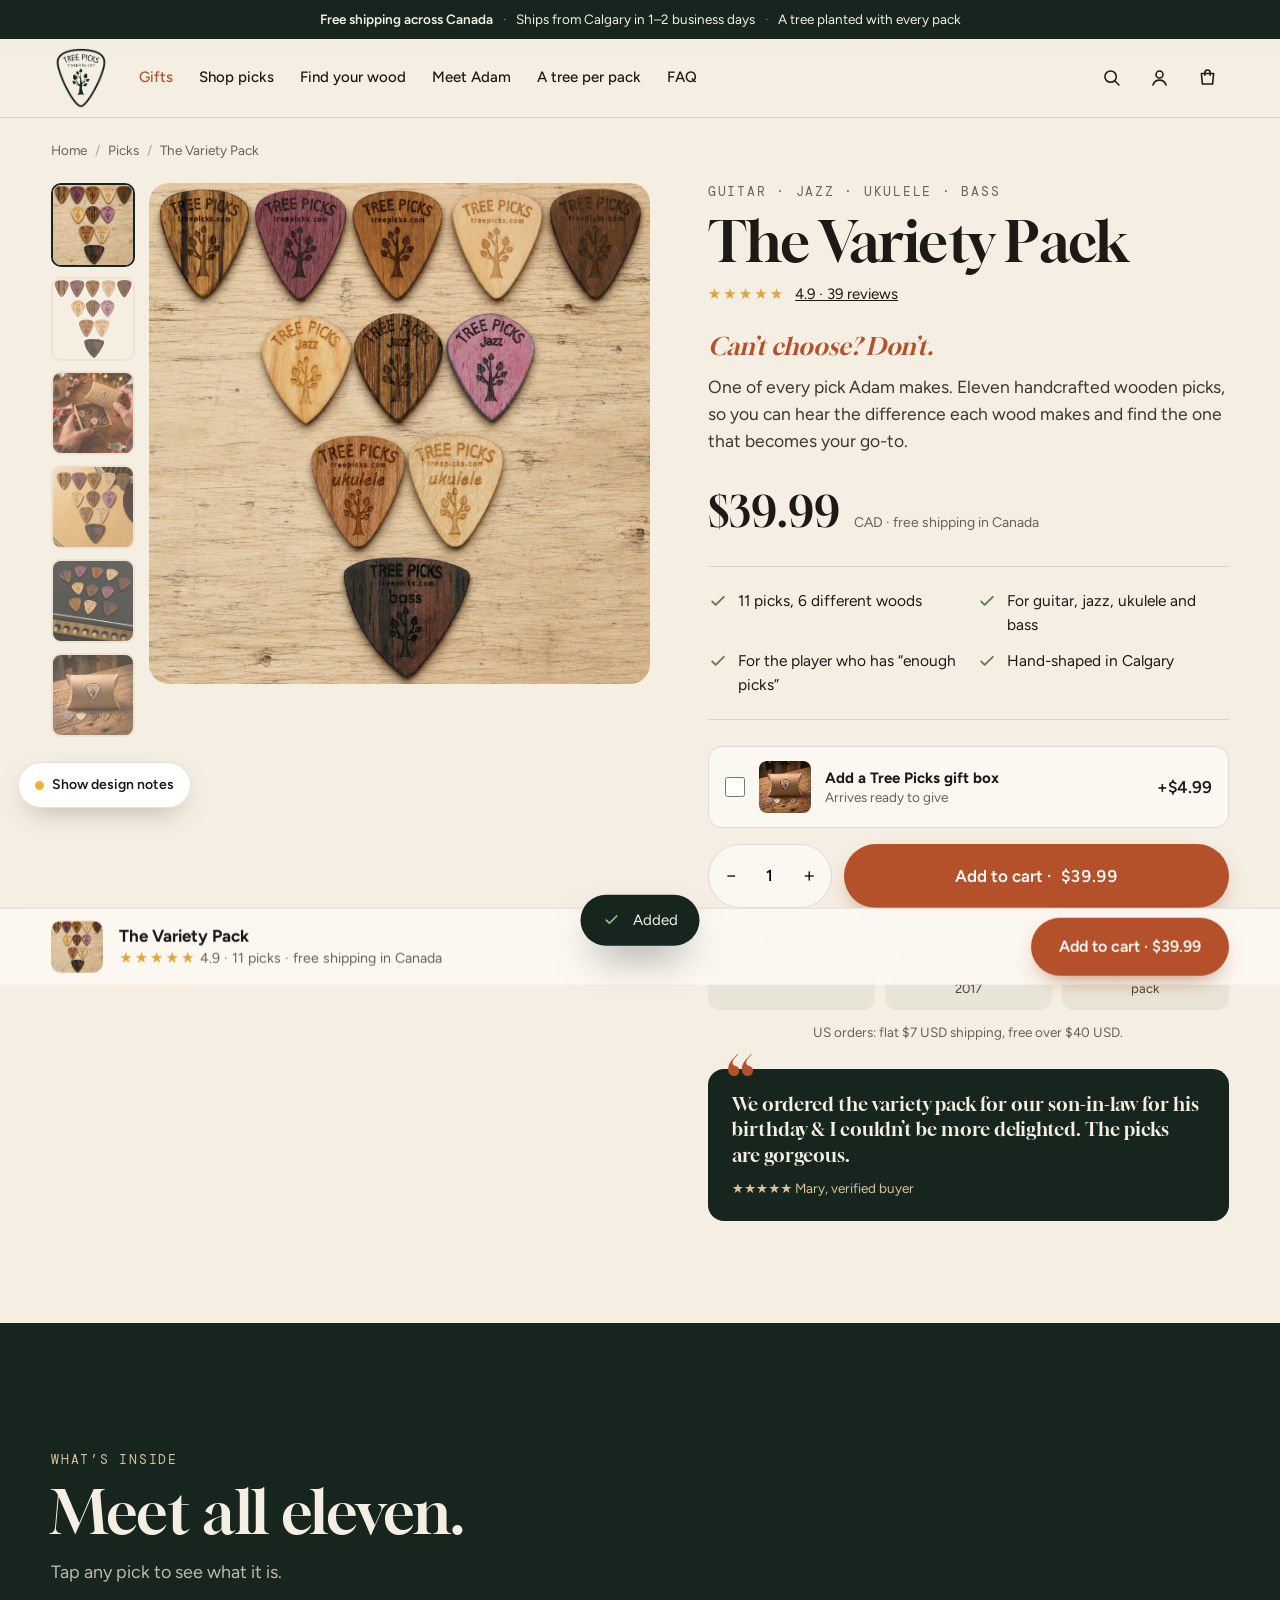
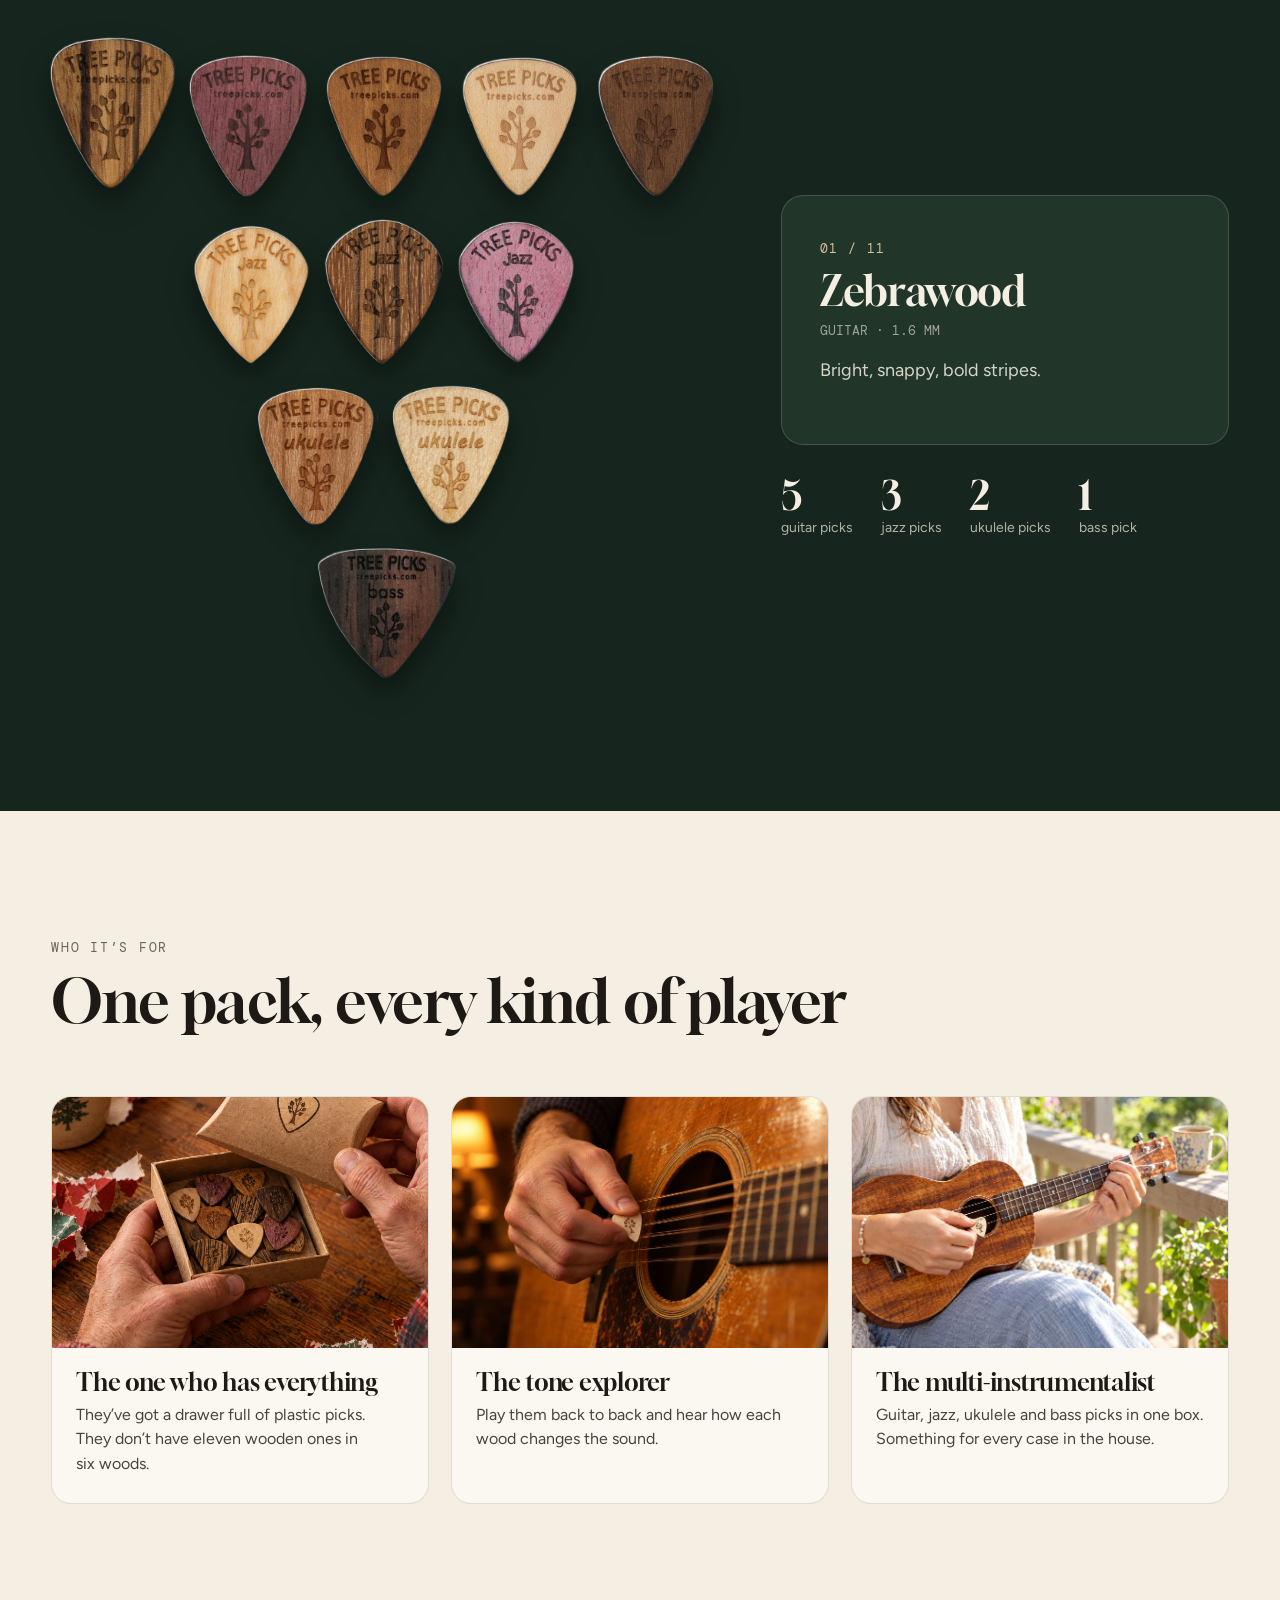
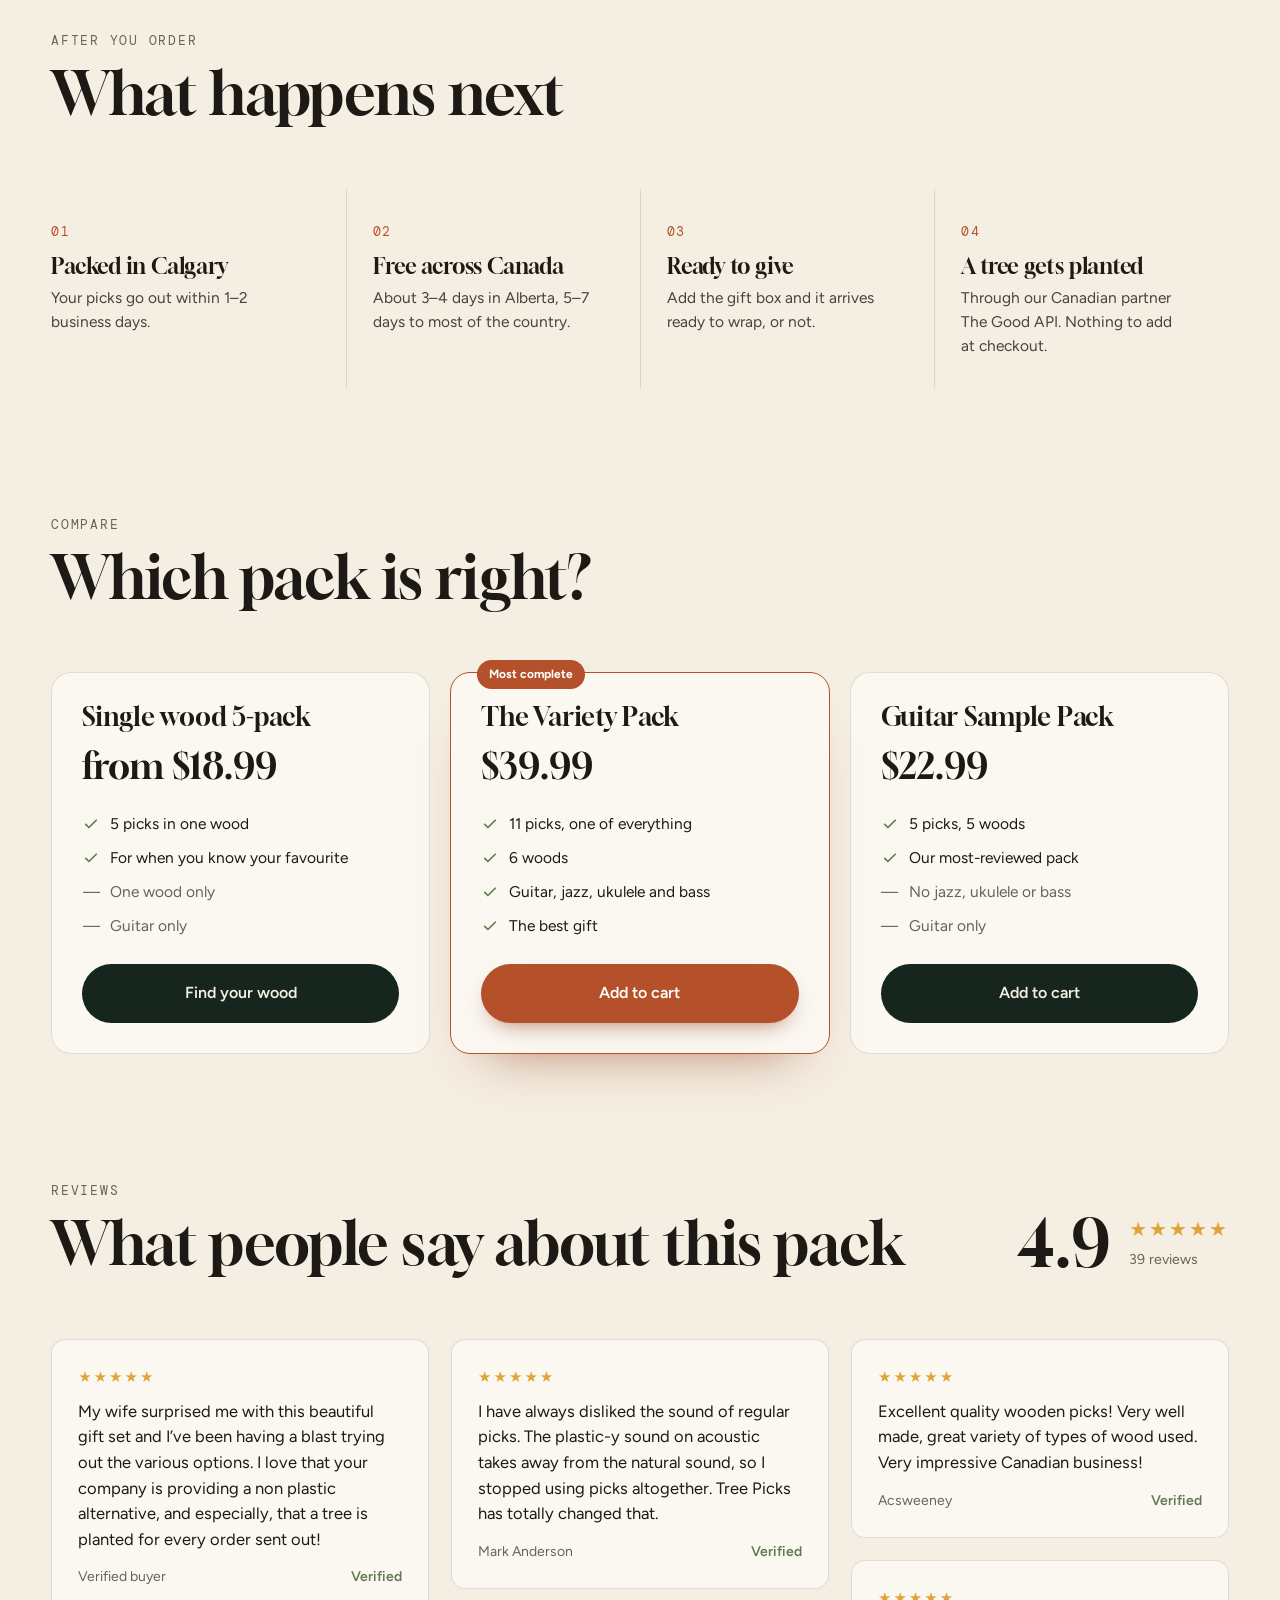
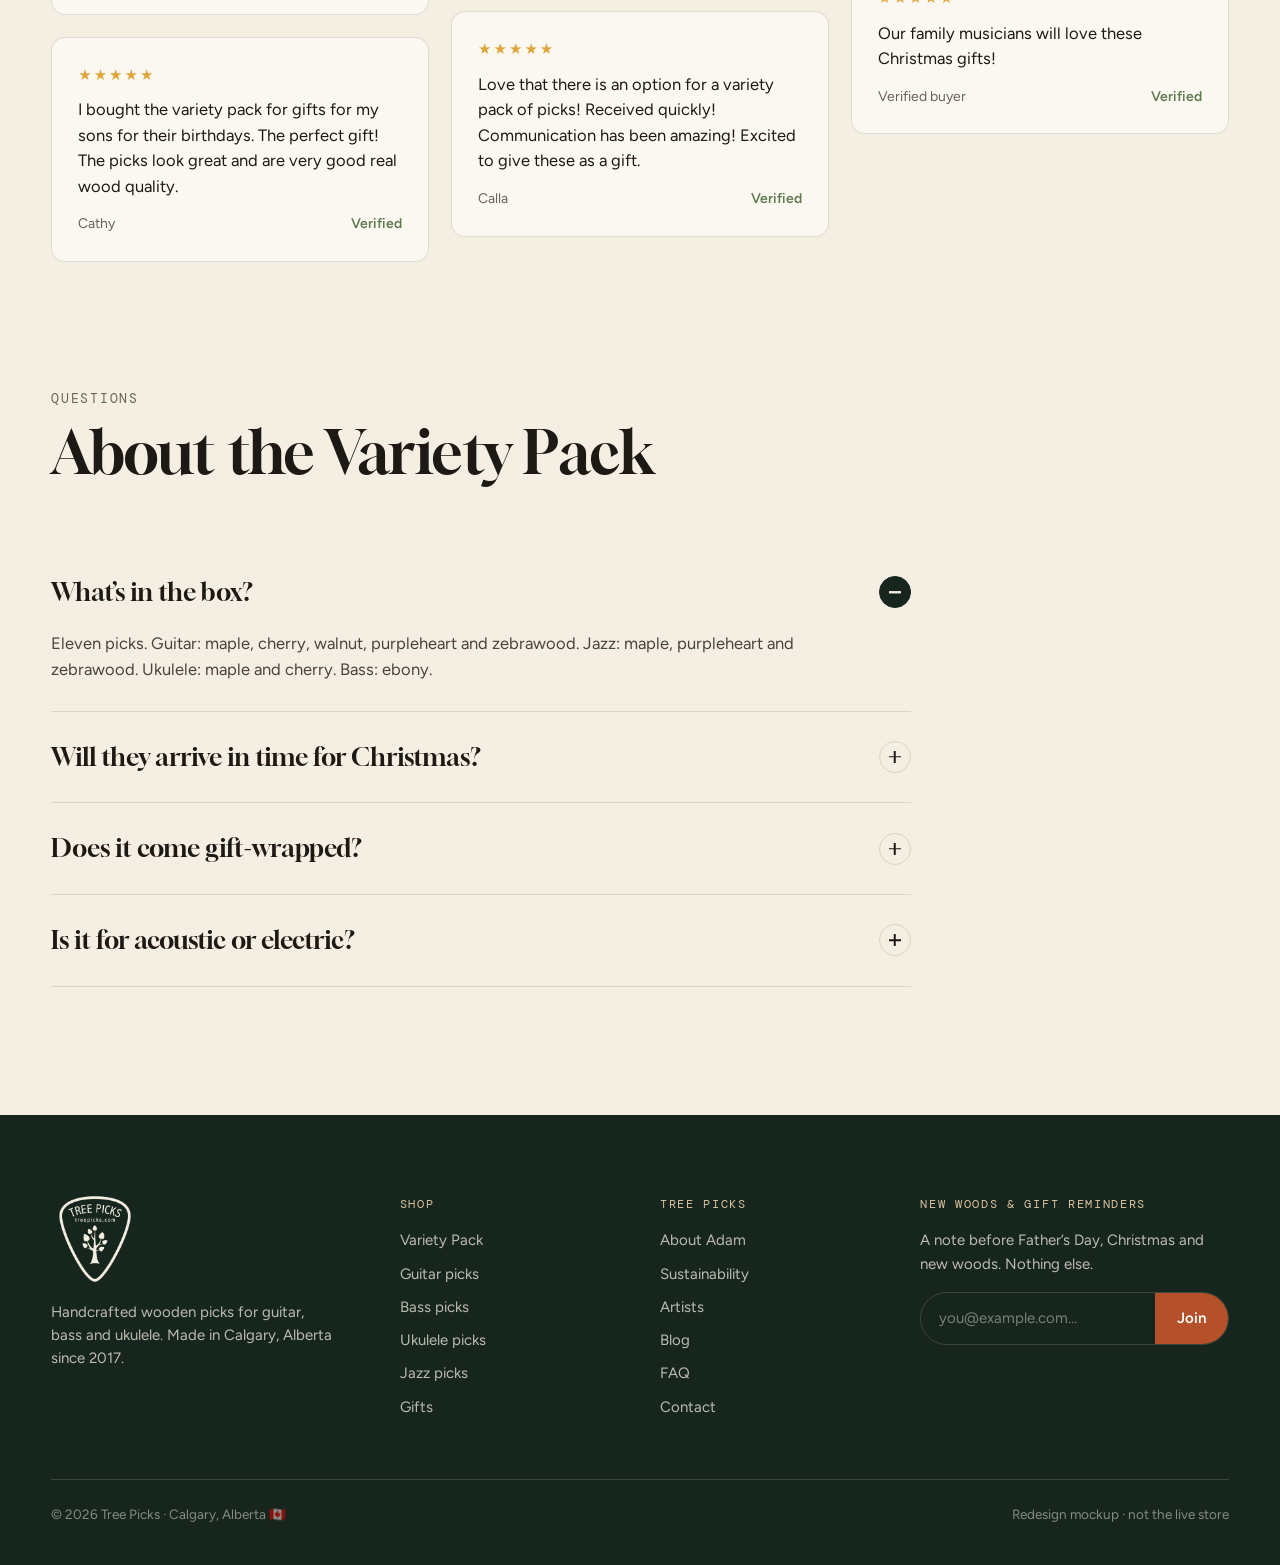
<file: variety-pack.html>
<!doctype html>
<html lang="en-CA">
<head>
<meta charset="utf-8">
<meta name="viewport" content="width=device-width,initial-scale=1">
<title>The Variety Pack · 11 Wooden Picks · Tree Picks</title>
<meta name="description" content="Handcrafted wooden guitar, bass and ukulele picks, made by Adam in Calgary. The gift for the guitar player who has everything. A tree planted with every pack.">
<meta name="robots" content="noindex,nofollow">
<meta property="og:title" content="The Variety Pack · Tree Picks redesign preview">
<meta property="og:description" content="One of every pick Adam makes. Redesign preview.">
<meta property="og:image" content="https://honoluaukes.github.io/tree-picks-preview/assets/img/share.jpg">
<meta property="og:url" content="https://honoluaukes.github.io/tree-picks-preview/variety-pack.html">
<meta name="twitter:card" content="summary_large_image">
<meta name="theme-color" content="#16261e">
<link rel="preconnect" href="https://fonts.googleapis.com">
<link rel="preconnect" href="https://fonts.gstatic.com" crossorigin>
<link href="https://fonts.googleapis.com/css2?family=DM+Mono:wght@400;500&family=Figtree:wght@400;500;600;700&family=Gloock&display=swap" rel="stylesheet">
<link rel="stylesheet" href="assets/style.css">
</head>
<body class="has-sticky">
<svg width="0" height="0" style="position:absolute" aria-hidden="true">
  <symbol id="i-check" viewBox="0 0 24 24"><path fill="none" stroke="currentColor" stroke-width="2.2" stroke-linecap="round" stroke-linejoin="round" d="M5 12.5l4.2 4.2L19 7"/></symbol>
  <symbol id="i-truck" viewBox="0 0 24 24"><path fill="none" stroke="currentColor" stroke-width="1.7" stroke-linejoin="round" d="M2.5 6.5h11v9h-11zM13.5 9.5h4l3 3v3h-7"/><circle cx="6.5" cy="17" r="1.8" fill="none" stroke="currentColor" stroke-width="1.7"/><circle cx="17" cy="17" r="1.8" fill="none" stroke="currentColor" stroke-width="1.7"/></symbol>
  <symbol id="i-gift" viewBox="0 0 24 24"><path fill="none" stroke="currentColor" stroke-width="1.7" stroke-linejoin="round" d="M3.5 9h17v4h-17zM5 13h14v7.5H5zM12 9v11.5M12 9c-2-4-6.5-4-6.5-1.5S9 9 12 9zm0 0c2-4 6.5-4 6.5-1.5S15 9 12 9z"/></symbol>
  <symbol id="i-leaf" viewBox="0 0 24 24"><path fill="none" stroke="currentColor" stroke-width="1.7" stroke-linecap="round" stroke-linejoin="round" d="M12 21V11M12 11c0-4 3-7 7-7 0 4-3 7-7 7zm0 3c0-3-2.5-5.5-6-5.5 0 3 2.5 5.5 6 5.5z"/></symbol>
  <symbol id="i-maple" viewBox="0 0 24 24"><path fill="currentColor" d="M12 2l1.6 3.6 2.4-1.2-.6 4.4 3.4-2.2-.6 2.6 3.3.6-2.7 2.8 1 1.4-4.6.6.6 2.6-3.1-1.3-.4 4.1h-.6l-.4-4.1-3.1 1.3.6-2.6-4.6-.6 1-1.4L2.5 9.8l3.3-.6-.6-2.6 3.4 2.2-.6-4.4 2.4 1.2z"/></symbol>
</svg>

<a class="skip-link" href="#main">Skip to content</a>
<div class="announce"><b>Free shipping across Canada</b><span class="m">·</span><span class="m t">Ships from Calgary in 1–2 business days</span><span class="opt">·</span><span class="opt t">A tree planted with every pack</span></div>

<header class="site-header">
  <div class="wrap">
    <a href="index.html" aria-label="Tree Picks home"><span class="logo"></span></a>
    <nav class="nav" aria-label="Main">
      <a href="gifts.html" class="gift-link">Gifts</a>
      <a href="index.html#best">Shop picks</a>
      <a href="index.html#woods">Find your wood</a>
      <a href="index.html#maker">Meet Adam</a>
      <a href="index.html#trees">A tree per pack</a>
      <a href="index.html#faq">FAQ</a>
    </nav>
    <div class="icons">
      <button class="icon-btn" aria-label="Search"><svg aria-hidden="true" viewBox="0 0 24 24"><circle cx="11" cy="11" r="6.5" fill="none" stroke="currentColor" stroke-width="1.8"/><path d="M16 16l4.5 4.5" stroke="currentColor" stroke-width="1.8" stroke-linecap="round"/></svg></button>
      <button class="icon-btn" aria-label="Account"><svg aria-hidden="true" viewBox="0 0 24 24"><circle cx="12" cy="8.5" r="4" fill="none" stroke="currentColor" stroke-width="1.8"/><path d="M4.5 20.5c1.3-3.6 4.2-5.5 7.5-5.5s6.2 1.9 7.5 5.5" fill="none" stroke="currentColor" stroke-width="1.8" stroke-linecap="round"/></svg></button>
      <button class="icon-btn cart-count" aria-label="Cart"><svg aria-hidden="true" viewBox="0 0 24 24"><path d="M5 7.5h14l-1.2 12H6.2z" fill="none" stroke="currentColor" stroke-width="1.8" stroke-linejoin="round"/><path d="M9 10V6.5a3 3 0 016 0V10" fill="none" stroke="currentColor" stroke-width="1.8"/></svg><i id="cartN">0</i></button>
      <button class="icon-btn menu-btn" aria-label="Menu"><svg aria-hidden="true" viewBox="0 0 24 24"><path d="M4 8h16M4 16h16" stroke="currentColor" stroke-width="1.8" stroke-linecap="round"/></svg></button>
    </div>
  </div>
</header>

<main id="main">
<div class="wrap crumbs"><a href="index.html">Home</a><span>/</span><a href="index.html#best">Picks</a><span>/</span>The Variety Pack</div>

<section class="wrap pdp">
  <div class="gallery">
    <div class="thumbs">
      <button class="thumb" aria-current="true" data-src="assets/img/tree-picks-sampler_0.jpg"><img src="assets/img/tree-picks-sampler_0.jpg" alt="The Variety Pack fanned out"></button>
      <button class="thumb" data-src="assets/img/variety-cutout.png"><img src="assets/img/variety-cutout.png" alt="All eleven picks in the Variety Pack" style="object-fit:contain;background:#f5eee2"></button>
      <button class="thumb" data-ai data-src="assets/img/ai-gift-morning.jpg"><img src="assets/img/ai-gift-morning.jpg" alt="Opening a box of Tree Picks on Christmas morning"></button>
      <button class="thumb" data-src="assets/img/tree-picks-sampler_1.jpg"><img src="assets/img/tree-picks-sampler_1.jpg" alt="Variety Pack picks on a guitar"></button>
      <button class="thumb" data-src="assets/img/tree-picks-sampler_2.jpg"><img src="assets/img/tree-picks-sampler_2.jpg" alt="Variety Pack picks close up"></button>
      <button class="thumb" data-src="assets/img/gift-box_0.jpg"><img src="assets/img/gift-box_0.jpg" alt="The Tree Picks gift box"></button>
    </div>
    <div class="gal-main"><img id="galMain" src="assets/img/tree-picks-sampler_0.jpg" alt="The Variety Pack fanned out"><span class="ai-tag" id="galAi" style="display:none">AI stand-in photo</span></div>
  </div>

  <div class="buy" id="buyBox">
    <div class="eyebrow">Guitar · Jazz · Ukulele · Bass</div>
    <h1>The Variety Pack</h1>
    <div class="rating"><span class="stars">★★★★★</span><a href="#reviews">4.9 · 39 reviews</a></div>
    <p class="hook">Can’t choose? Don’t.</p>
    <p class="intro">One of every pick Adam makes. Eleven handcrafted wooden picks, so you can hear the difference each wood makes and find the one that becomes your go-to.</p>
    <div class="price-row"><span class="price">$39.99</span><small>CAD · free shipping in Canada</small></div>
    <ul class="drivers">
      <li><svg aria-hidden="true"><use href="#i-check"/></svg>11 picks, 6 different woods</li>
      <li><svg aria-hidden="true"><use href="#i-check"/></svg>For guitar, jazz, ukulele and bass</li>
      <li><svg aria-hidden="true"><use href="#i-check"/></svg>For the player who has “enough picks”</li>
      <li><svg aria-hidden="true"><use href="#i-check"/></svg>Hand-shaped in Calgary</li>
    </ul>
    <label class="giftbox"><input type="checkbox" id="giftBox"><img src="assets/img/gift-box_0.jpg" alt=""><div><b>Add a Tree Picks gift box</b><small>Arrives ready to give</small></div><b class="p">+$4.99</b></label>
    <div class="atc">
      <div class="qty"><button data-step="-1" aria-label="One fewer">−</button><input id="qty" name="quantity" value="1" inputmode="numeric" autocomplete="off" aria-label="Quantity"><button data-step="1" aria-label="One more">+</button></div>
      <button class="btn btn-cherry" data-add="The Variety Pack" data-qty>Add to cart · <span id="btnTotal">$39.99</span></button>
    </div>
    <div class="trust-strip">
      <div><svg aria-hidden="true"><use href="#i-truck"/></svg>Ships in 1–2 business days</div>
      <div><svg aria-hidden="true"><use href="#i-maple"/></svg>Made in Calgary since 2017</div>
      <div><svg aria-hidden="true"><use href="#i-leaf"/></svg>A tree planted with this pack</div>
    </div>
    <p class="ship-note">US orders: flat $7 USD shipping, free over $40 USD.</p>
    <div class="hero-review rel"><p>We ordered the variety pack for our son-in-law for his birthday &amp; I couldn’t be more delighted. The picks are gorgeous.</p><cite>★★★★★ Mary, verified buyer</cite></div>
    <div class="note" style="right:0;top:-10px"><b>Buy box</b>Built to the MME pattern: proof first, Adam’s own hook line, what you get in four ticks, the gift-box add-on (an easy extra $4.99 per order), then delivery and a real review right under the button, where hesitation happens.</div>
  </div>
</section>

<!-- MEET ALL ELEVEN -->
<section class="section dark grain rel">
  <div class="wrap">
    <div class="section-head sr"><div><div class="eyebrow">What’s inside</div><h2 style="margin-top:12px">Meet all eleven.</h2><p class="lede">Tap any pick to see what it is.</p></div></div>
    <div class="eleven">
      <div class="pyramid" id="pyramid" aria-label="The eleven picks in the Variety Pack"></div>
      <div>
        <div class="pick-info" id="pickInfo" aria-live="polite"></div>
        <div class="eleven-count"><div><b>5</b>guitar picks</div><div><b>3</b>jazz picks</div><div><b>2</b>ukulele picks</div><div><b>1</b>bass pick</div></div>
      </div>
    </div>
  </div>
  <div class="note" style="right:var(--gutter);top:50px"><b>Signature moment</b>The current page lists the eleven picks as text. Here they drop into place as you scroll, built from his own product photo, and each one explains itself. It makes $39.99 feel like eleven things, not one.</div>
</section>

<!-- WHO IT'S FOR -->
<section class="section">
  <div class="wrap">
    <div class="section-head sr"><div><div class="eyebrow">Who it’s for</div><h2 style="margin-top:12px">One pack, every kind of player</h2></div></div>
    <div class="who-grid">
      <div class="who-card sr"><div class="img"><img src="assets/img/ai-gift-morning.jpg" alt="Hands opening a box of wooden picks on Christmas morning" loading="lazy" style="object-position:50% 60%"><span class="ai-tag">AI stand-in</span></div><div class="t"><h3>The one who has everything</h3><p>They’ve got a drawer full of plastic picks. They don’t have eleven wooden ones in six woods.</p></div></div>
      <div class="who-card sr"><div class="img"><img src="assets/img/ai-strum.jpg" alt="A hand strumming an acoustic guitar with a maple pick" loading="lazy"><span class="ai-tag">AI stand-in</span></div><div class="t"><h3>The tone explorer</h3><p>Play them back to back and hear how each wood changes the sound.</p></div></div>
      <div class="who-card sr"><div class="img"><img src="assets/img/ai-uke.jpg" alt="Hands strumming a ukulele with a wooden pick" loading="lazy"><span class="ai-tag">AI stand-in</span></div><div class="t"><h3>The multi-instrumentalist</h3><p>Guitar, jazz, ukulele and bass picks in one box. Something for every case in the house.</p></div></div>
    </div>
  </div>
</section>

<!-- HOW IT ARRIVES -->
<section class="section" style="padding-top:0">
  <div class="wrap">
    <div class="section-head sr"><div><div class="eyebrow">After you order</div><h2 style="margin-top:12px">What happens next</h2></div></div>
    <div class="steps sr">
      <div class="step"><h3>Packed in Calgary</h3><p>Your picks go out within 1–2 business days.</p></div>
      <div class="step"><h3>Free across Canada</h3><p>About 3–4 days in Alberta, 5–7 days to most of the country.</p></div>
      <div class="step"><h3>Ready to give</h3><p>Add the gift box and it arrives ready to wrap, or not.</p></div>
      <div class="step"><h3>A tree gets planted</h3><p>Through our Canadian partner The Good API. Nothing to add at checkout.</p></div>
    </div>
  </div>
</section>

<!-- CHOOSE -->
<section class="section" style="padding-top:0">
  <div class="wrap">
    <div class="section-head sr"><div><div class="eyebrow">Compare</div><h2 style="margin-top:12px">Which pack is right?</h2></div></div>
    <div class="packs">
      <div class="pack sr"><h3>Single wood 5-pack</h3><div class="price">from $18.99</div><ul><li><svg aria-hidden="true"><use href="#i-check"/></svg>5 picks in one wood</li><li><svg aria-hidden="true"><use href="#i-check"/></svg>For when you know your favourite</li><li class="no">One wood only</li><li class="no">Guitar only</li></ul><a class="btn btn-ink" href="index.html#woods">Find your wood</a></div>
      <div class="pack best sr"><h3>The Variety Pack</h3><div class="price">$39.99</div><ul><li><svg aria-hidden="true"><use href="#i-check"/></svg>11 picks, one of everything</li><li><svg aria-hidden="true"><use href="#i-check"/></svg>6 woods</li><li><svg aria-hidden="true"><use href="#i-check"/></svg>Guitar, jazz, ukulele and bass</li><li><svg aria-hidden="true"><use href="#i-check"/></svg>The best gift</li></ul><button class="btn btn-cherry" data-add="The Variety Pack">Add to cart</button></div>
      <div class="pack sr"><h3>Guitar Sample Pack</h3><div class="price">$22.99</div><ul><li><svg aria-hidden="true"><use href="#i-check"/></svg>5 picks, 5 woods</li><li><svg aria-hidden="true"><use href="#i-check"/></svg>Our most-reviewed pack</li><li class="no">No jazz, ukulele or bass</li><li class="no">Guitar only</li></ul><button class="btn btn-ink" data-add="Guitar Sample Pack">Add to cart</button></div>
    </div>
  </div>
</section>

<!-- REVIEWS -->
<section class="section" id="reviews" style="padding-top:0">
  <div class="wrap">
    <div class="section-head sr">
      <div><div class="eyebrow">Reviews</div><h2 style="margin-top:12px">What people say about this pack</h2></div>
      <div class="rev-summary"><span class="big">4.9</span><div><div class="stars" style="font-size:20px">★★★★★</div><small style="color:var(--muted)">39 reviews</small></div></div>
    </div>
    <div class="masonry">
      <div class="rev sr"><div class="stars">★★★★★</div><p>My wife surprised me with this beautiful gift set and I’ve been having a blast trying out the various options. I love that your company is providing a non plastic alternative, and especially, that a tree is planted for every order sent out!</p><div class="who"><span>Verified buyer</span><span class="verified">Verified</span></div></div>
      <div class="rev sr"><div class="stars">★★★★★</div><p>I bought the variety pack for gifts for my sons for their birthdays. The perfect gift! The picks look great and are very good real wood quality.</p><div class="who"><span>Cathy</span><span class="verified">Verified</span></div></div>
      <div class="rev sr"><div class="stars">★★★★★</div><p>I have always disliked the sound of regular picks. The plastic-y sound on acoustic takes away from the natural sound, so I stopped using picks altogether. Tree Picks has totally changed that.</p><div class="who"><span>Mark Anderson</span><span class="verified">Verified</span></div></div>
      <div class="rev sr"><div class="stars">★★★★★</div><p>Love that there is an option for a variety pack of picks! Received quickly! Communication has been amazing! Excited to give these as a gift.</p><div class="who"><span>Calla</span><span class="verified">Verified</span></div></div>
      <div class="rev sr"><div class="stars">★★★★★</div><p>Excellent quality wooden picks! Very well made, great variety of types of wood used. Very impressive Canadian business!</p><div class="who"><span>Acsweeney</span><span class="verified">Verified</span></div></div>
      <div class="rev sr"><div class="stars">★★★★★</div><p>Our family musicians will love these Christmas gifts!</p><div class="who"><span>Verified buyer</span><span class="verified">Verified</span></div></div>
    </div>
  </div>
</section>

<!-- FAQ -->
<section class="section" style="padding-top:0">
  <div class="wrap">
    <div class="section-head sr"><div><div class="eyebrow">Questions</div><h2 style="margin-top:12px">About the Variety Pack</h2></div></div>
    <div class="faq sr">
      <details open><summary>What’s in the box?<i></i></summary><p>Eleven picks. Guitar: maple, cherry, walnut, purpleheart and zebrawood. Jazz: maple, purpleheart and zebrawood. Ukulele: maple and cherry. Bass: ebony.</p></details>
      <details><summary>Will they arrive in time for Christmas?<i></i></summary><p>Orders leave Calgary within 1–2 business days. Free shipping takes about 3–4 business days in Alberta and 5–7 to most of Canada. Paid shipping adds tracking.</p></details>
      <details><summary>Does it come gift-wrapped?<i></i></summary><p>Add the Tree Picks gift box for $4.99 and it arrives ready to give.</p></details>
      <details><summary>Is it for acoustic or electric?<i></i></summary><p>Both. That’s the point of the pack: try every wood on whatever you play and find the one you like best.</p></details>
    </div>
  </div>
</section>
</main>

<div class="sticky-buy" id="stickyBuy"><div class="wrap"><img src="assets/img/tree-picks-sampler_0.jpg" alt=""><div class="t"><b>The Variety Pack</b><small><span class="stars">★★★★★</span> 4.9 · 11 picks · free shipping in Canada</small></div><button class="btn btn-cherry" data-add="The Variety Pack">Add to cart · $39.99</button></div></div>


<footer class="site-footer">
  <div class="wrap">
    <div class="foot-grid">
      <div><span class="logo"></span><p>Handcrafted wooden picks for guitar, bass and ukulele. Made in Calgary, Alberta since 2017.</p></div>
      <div><h4>Shop</h4><ul><li><a href="variety-pack.html">Variety Pack</a></li><li><a href="#">Guitar picks</a></li><li><a href="#">Bass picks</a></li><li><a href="#">Ukulele picks</a></li><li><a href="#">Jazz picks</a></li><li><a href="gifts.html">Gifts</a></li></ul></div>
      <div><h4>Tree Picks</h4><ul><li><a href="index.html#maker">About Adam</a></li><li><a href="index.html#trees">Sustainability</a></li><li><a href="#">Artists</a></li><li><a href="#">Blog</a></li><li><a href="index.html#faq">FAQ</a></li><li><a href="#">Contact</a></li></ul></div>
      <div><h4>New woods &amp; gift reminders</h4><p>A note before Father’s Day, Christmas and new woods. Nothing else.</p><form class="signup" onsubmit="event.preventDefault();toast('Mockup: this would join the email list')"><input type="email" name="email" autocomplete="email" spellcheck="false" placeholder="you@example.com…" aria-label="Email address"><button>Join</button></form></div>
    </div>
    <div class="foot-base"><span>© 2026 Tree Picks · Calgary, Alberta 🇨🇦</span><span>Redesign mockup · not the live store</span></div>
  </div>
</footer>

<div class="toast" id="toast" role="status"><svg aria-hidden="true"><use href="#i-check"/></svg><span id="toastMsg">Added</span></div>
<button class="notes-toggle" id="notesToggle" aria-pressed="false"><span class="dot"></span>Show design notes</button>
<script src="assets/app.js"></script>
</body>
</html>
</file>
<file: assets/style.css>
/* Tree Picks — redesign mockup (Sealegs draft, 2026-10-19) */
:root{
  --forest:#16261e;
  --forest-2:#213629;
  --moss:#5f7a4e;
  --sawdust:#f5eee2;
  --paper:#fbf8f2;
  --kraft:#d8c19c;
  --kraft-deep:#b99a6b;
  --maple:#ead6b2;
  --cherry:#b4502a;
  --cherry-dark:#93401f;
  --purple:#74405a;
  --ink:#1d1a16;
  --muted:#6b6257;
  --line:rgba(29,26,22,.12);
  --line-light:rgba(245,238,226,.16);
  --display:"Gloock",Georgia,serif;
  --body:"Figtree",system-ui,sans-serif;
  --mono:"DM Mono",ui-monospace,monospace;
  --radius:14px;
  --gutter:clamp(16px,4vw,56px);
  --max:1320px;
  --ease:cubic-bezier(.2,.7,.2,1);
}
*{box-sizing:border-box;margin:0;padding:0}
html{scroll-behavior:smooth;-webkit-text-size-adjust:100%}
body{font-family:var(--body);color:var(--ink);background:var(--sawdust);font-size:17px;line-height:1.55;overflow-x:hidden}
img{display:block;max-width:100%}
a{color:inherit}
button{font:inherit;cursor:pointer;border:0;background:none;color:inherit}
.wrap{max-width:var(--max);margin:0 auto;padding:0 var(--gutter)}
.grain{position:relative;isolation:isolate}
.grain::after{content:"";position:absolute;inset:0;pointer-events:none;z-index:-1;opacity:.35;mix-blend-mode:multiply;
  background-image:url("data:image/svg+xml,%3Csvg xmlns='http://www.w3.org/2000/svg' width='180' height='180'%3E%3Cfilter id='n'%3E%3CfeTurbulence type='fractalNoise' baseFrequency='.85' numOctaves='3' stitchTiles='stitch'/%3E%3CfeColorMatrix values='0 0 0 0 0.35 0 0 0 0 0.28 0 0 0 0 0.2 0 0 0 .18 0'/%3E%3C/filter%3E%3Crect width='100%25' height='100%25' filter='url(%23n)'/%3E%3C/svg%3E")}
.eyebrow{font-family:var(--mono);font-size:12.5px;letter-spacing:.14em;text-transform:uppercase;color:var(--muted)}
.dark .eyebrow{color:var(--kraft)}
h1,h2,h3{font-family:var(--display);font-weight:400;line-height:1.04;letter-spacing:-.01em}
h2{font-size:clamp(34px,4.6vw,60px)}
h3{font-size:clamp(22px,2.1vw,28px)}
.lede{font-size:clamp(17px,1.4vw,20px);color:var(--muted);max-width:56ch}
.dark{background:var(--forest);color:var(--sawdust)}
.dark .lede{color:rgba(245,238,226,.74)}
.section{padding:clamp(72px,10vw,140px) 0}
.section-head{display:flex;justify-content:space-between;align-items:end;gap:32px;margin-bottom:clamp(36px,5vw,64px);flex-wrap:wrap}
.section-head .lede{margin-top:14px}
.stars{color:#e0a43a;letter-spacing:2px;font-size:15px}
.btn{display:inline-flex;align-items:center;justify-content:center;gap:10px;padding:17px 28px;border-radius:999px;font-weight:600;font-size:16px;text-decoration:none;transition:transform .25s var(--ease),background .25s,box-shadow .25s;white-space:nowrap}
.btn-cherry{background:var(--cherry);color:#fff;box-shadow:0 10px 24px -12px rgba(147,64,31,.8)}
.btn-cherry:hover{background:var(--cherry-dark);transform:translateY(-2px)}
.btn-ghost{border:1.5px solid currentColor}
.btn-ghost:hover{background:rgba(245,238,226,.08);transform:translateY(-2px)}
.btn-ink{background:var(--forest);color:var(--sawdust)}
.btn-ink:hover{background:var(--forest-2);transform:translateY(-2px)}
.btn .arrow{transition:transform .25s var(--ease)}
.btn:hover .arrow{transform:translateX(4px)}
:focus-visible{outline:2px solid var(--cherry);outline-offset:3px;border-radius:6px}

/* logo: Adam's own file, used as a mask so it can take any colour */
.logo{display:block;width:var(--s,58px);aspect-ratio:1;background:currentColor;-webkit-mask:url(img/logo.png) center/contain no-repeat;mask:url(img/logo.png) center/contain no-repeat}

/* announcement + header */
.announce{background:var(--forest);color:var(--sawdust);font-size:13.5px;text-align:center;padding:9px var(--gutter)}
.announce span{opacity:.5;margin:0 10px}
.announce b{font-weight:600}
.site-header{position:sticky;top:0;z-index:50;background:rgba(245,238,226,.92);backdrop-filter:blur(12px);-webkit-backdrop-filter:blur(12px);border-bottom:1px solid var(--line)}
.site-header .wrap{display:flex;align-items:center;gap:28px;height:78px}
.site-header .logo{--s:60px;color:var(--forest)}
.nav{display:flex;gap:26px;font-size:15px;font-weight:500;margin-right:auto}
.nav a{text-decoration:none;position:relative;padding:6px 0}
.nav a::after{content:"";position:absolute;left:0;right:0;bottom:0;height:1.5px;background:var(--cherry);transform:scaleX(0);transform-origin:left;transition:transform .3s var(--ease)}
.nav a:hover::after,.nav a[aria-current]::after{transform:scaleX(1)}
.nav .gift-link{color:var(--cherry)}
.icons{display:flex;gap:6px;align-items:center}
.icon-btn{width:42px;height:42px;display:grid;place-items:center;border-radius:50%;transition:background .2s}
.icon-btn:hover{background:rgba(29,26,22,.06)}
.icon-btn svg{width:21px;height:21px}
.cart-count{position:relative}
.cart-count i{position:absolute;top:4px;right:3px;min-width:17px;height:17px;border-radius:9px;background:var(--cherry);color:#fff;font-style:normal;font-size:10.5px;font-weight:700;display:grid;place-items:center;transform:scale(0);transition:transform .35s var(--ease)}
.cart-count i.on{transform:scale(1)}
.menu-btn{display:none}

/* hero */
.hero{position:relative;min-height:min(86vh,820px);display:flex;align-items:center;overflow:hidden;background:#1a120c;color:var(--sawdust)}
.hero-media{position:absolute;inset:0}
.hero-media img{width:100%;height:100%;object-fit:cover;object-position:70% 50%;animation:slowzoom 18s var(--ease) forwards}
@keyframes slowzoom{from{transform:scale(1.08)}to{transform:scale(1)}}
.hero-media::after{content:"";position:absolute;inset:0;background:linear-gradient(90deg,rgba(20,13,8,.9) 0%,rgba(20,13,8,.72) 34%,rgba(20,13,8,.08) 62%,rgba(20,13,8,0) 100%)}
.hero .wrap{position:relative;width:100%}
.hero-copy{max-width:620px;padding:56px 0}
.proof-pill{display:inline-flex;align-items:center;gap:10px;background:rgba(245,238,226,.1);border:1px solid rgba(245,238,226,.18);padding:8px 16px 8px 12px;border-radius:999px;font-size:14px;backdrop-filter:blur(6px)}
.hero h1{font-size:clamp(44px,5.6vw,78px);margin:22px 0 20px}
.hero h1 em{font-style:italic;color:var(--kraft)}
.hero p.sub{font-size:clamp(17px,1.5vw,20px);color:rgba(245,238,226,.82);max-width:46ch}
.hero-ctas{display:flex;gap:14px;flex-wrap:wrap;margin-top:34px}
.hero-ctas .price{opacity:.75;font-weight:500}
.hero-trust{display:flex;gap:24px;flex-wrap:wrap;margin-top:34px;font-size:14px;color:rgba(245,238,226,.8)}
.hero-trust span{display:flex;align-items:center;gap:8px}
.hero-trust svg{width:18px;height:18px;color:var(--kraft)}
.reveal{opacity:0;transform:translateY(22px);animation:rise .9s var(--ease) forwards}
.d1{animation-delay:.1s}.d2{animation-delay:.22s}.d3{animation-delay:.34s}.d4{animation-delay:.46s}.d5{animation-delay:.58s}
@keyframes rise{to{opacity:1;transform:none}}

/* quote band */
.quotes{background:var(--paper);border-bottom:1px solid var(--line)}
.quotes .wrap{display:grid;grid-template-columns:repeat(3,1fr);gap:0}
.quote{padding:34px 32px;border-left:1px solid var(--line)}
.quote:first-child{border-left:0;padding-left:0}
.quote p{font-family:var(--display);font-size:20px;line-height:1.3}
.quote cite{display:block;margin-top:12px;font-style:normal;font-size:13.5px;color:var(--muted)}

/* gift finder */
.finder-tabs{display:flex;gap:10px;flex-wrap:wrap;margin-bottom:34px}
.chip{padding:11px 18px;border-radius:999px;border:1.5px solid var(--line);background:var(--paper);font-size:15px;font-weight:500}
.chip:hover{border-color:var(--ink)}
.chip[aria-selected="true"]{background:var(--forest);border-color:var(--forest);color:var(--sawdust)}
.finder-card{display:grid;grid-template-columns:1.05fr 1fr;background:var(--paper);border-radius:22px;overflow:hidden;box-shadow:0 30px 60px -40px rgba(40,25,10,.45);min-height:460px}
.finder-img{position:relative;background:#eee4d3;overflow:hidden}
.finder-img img{width:100%;height:100%;object-fit:cover;transition:opacity .35s,transform .6s var(--ease)}
.finder-body{padding:clamp(28px,4vw,56px);display:flex;flex-direction:column;justify-content:center}
.finder-body .for{font-family:var(--mono);font-size:12.5px;letter-spacing:.14em;text-transform:uppercase;color:var(--cherry)}
.finder-body h3{font-size:clamp(30px,3.2vw,44px);margin:12px 0 10px}
.finder-body .rating{font-size:14px;color:var(--muted);display:flex;gap:8px;align-items:center}
.finder-body p.why{margin:18px 0 24px;font-size:17.5px;color:#3d372f;max-width:44ch}
.finder-body ul{list-style:none;display:grid;gap:9px;margin-bottom:30px;font-size:15.5px}
.finder-body li{display:flex;gap:10px;align-items:flex-start}
.finder-body li svg{flex:none;width:18px;height:18px;margin-top:3px;color:var(--moss)}
.buy-row{display:flex;align-items:center;gap:18px;flex-wrap:wrap}
.buy-row .price{font-family:var(--display);font-size:32px}
.buy-row .was{color:var(--muted);text-decoration:line-through;font-size:17px;margin-left:6px;font-family:var(--body)}
.fade-swap{animation:swap .45s var(--ease)}
@keyframes swap{from{opacity:0;transform:translateY(8px)}to{opacity:1;transform:none}}

/* product grid */
.grid4{display:grid;grid-template-columns:repeat(4,1fr);gap:22px}
.card{text-decoration:none;display:block}
.card-img{position:relative;aspect-ratio:4/5;border-radius:var(--radius);overflow:hidden;background:#e9dfcd}
.card-img img{width:100%;height:100%;object-fit:cover;transition:transform .7s var(--ease)}
.card:hover .card-img img{transform:scale(1.05)}
.tag{position:absolute;top:12px;left:12px;background:var(--paper);font-size:12px;font-weight:600;padding:6px 11px;border-radius:999px}
.tag.cherry{background:var(--cherry);color:#fff}
.card h3{font-family:var(--body);font-weight:600;font-size:17px;margin-top:16px;letter-spacing:0}
.card .meta{display:flex;justify-content:space-between;align-items:center;margin-top:6px;font-size:14.5px;color:var(--muted)}
.card .meta b{color:var(--ink);font-size:16px}
.quick-add{position:absolute;left:12px;right:12px;bottom:12px;background:var(--forest);color:var(--sawdust);padding:13px;border-radius:999px;font-weight:600;font-size:14.5px;transform:translateY(130%);transition:transform .35s var(--ease)}
.card:hover .quick-add,.card:focus-within .quick-add{transform:none}

/* tone ladder */
.ladder{display:grid;grid-template-columns:1.25fr 1fr;gap:clamp(30px,5vw,80px);align-items:center}
.ladder-stage{position:relative;padding:40px 0 20px}
.ladder-picks{display:flex;justify-content:space-between;align-items:flex-end;gap:8px}
.lp{flex:1;display:flex;flex-direction:column;align-items:center;gap:14px;transition:transform .45s var(--ease)}
.lp img{width:100%;max-width:120px;filter:drop-shadow(0 18px 18px rgba(0,0,0,.45));transition:transform .45s var(--ease),filter .45s}
.lp span{font-family:var(--mono);font-size:12px;letter-spacing:.12em;text-transform:uppercase;color:rgba(245,238,226,.55);transition:color .3s}
.lp:hover img,.lp[aria-pressed="true"] img{transform:translateY(-18px) rotate(-6deg) scale(1.08)}
.lp[aria-pressed="true"] span{color:var(--kraft)}
.scale-bar{margin-top:30px;height:6px;border-radius:3px;background:linear-gradient(90deg,#c46a43,#9b6a43,#e2c58f,#a8875a,#7a3f5d)}
.scale-labels{display:flex;justify-content:space-between;margin-top:12px;font-size:13.5px;color:rgba(245,238,226,.65)}
.wood-card{background:var(--forest-2);border:1px solid var(--line-light);border-radius:22px;padding:clamp(26px,3vw,40px)}
.wood-card .eyebrow{color:var(--kraft)}
.wood-card h3{font-size:clamp(34px,3.4vw,48px);margin:10px 0 6px}
.spec{display:flex;gap:18px;font-family:var(--mono);font-size:13px;color:rgba(245,238,226,.62);margin-bottom:20px;flex-wrap:wrap}
.wood-card p{color:rgba(245,238,226,.84);font-size:17px}
.wood-card .for-who{margin-top:16px;padding-top:16px;border-top:1px solid var(--line-light);font-size:15.5px;color:var(--kraft)}
.wood-card .buy-row{margin-top:24px}
.wood-card .buy-row .price{font-size:26px}
.ladder-note{margin-top:22px;font-size:14px;color:rgba(245,238,226,.6)}
.ladder-note a{color:var(--kraft)}

/* wood vs plastic */
.compare{border-radius:22px;overflow:hidden;background:var(--paper);box-shadow:0 30px 60px -45px rgba(40,25,10,.5)}
.compare table{width:100%;border-collapse:collapse;font-size:16px}
.compare th,.compare td{padding:20px 26px;text-align:left;border-bottom:1px solid var(--line);vertical-align:top}
.compare thead th{font-family:var(--display);font-weight:400;font-size:24px;background:var(--forest);color:var(--sawdust);border:0}
.compare thead th:nth-child(2){background:var(--cherry)}
.compare thead th:nth-child(3){color:rgba(245,238,226,.55)}
.compare td:first-child{font-weight:600;width:22%}
.compare td:nth-child(2){background:rgba(180,80,42,.05)}
.compare td:nth-child(3){color:var(--muted)}
.compare tr:last-child td{border-bottom:0}
.yes{color:var(--moss);font-weight:700;margin-right:6px}

/* split feature */
.split{display:grid;grid-template-columns:1fr 1fr;gap:clamp(32px,6vw,96px);align-items:center}
.split-img{border-radius:22px;overflow:hidden;aspect-ratio:4/5;position:relative}
.split-img img{width:100%;height:100%;object-fit:cover}
.split-img.wide{aspect-ratio:3/2}
.split h2{margin:14px 0 22px}
.split p{font-size:18px;color:#3d372f;margin-bottom:16px;max-width:52ch}
.dark .split p{color:rgba(245,238,226,.8)}
.check-list{list-style:none;display:grid;gap:12px;margin:24px 0 32px}
.check-list li{display:flex;gap:12px;font-size:17px}
.check-list svg{flex:none;width:22px;height:22px;color:var(--moss)}
.stamp{position:absolute;right:18px;bottom:18px;width:120px;height:120px;border-radius:50%;background:var(--sawdust);color:var(--forest);display:grid;place-items:center;text-align:center;font-family:var(--mono);font-size:11px;letter-spacing:.1em;text-transform:uppercase;line-height:1.35;padding:14px;animation:spin 30s linear infinite;box-shadow:0 10px 30px -10px rgba(0,0,0,.5)}
@keyframes spin{to{transform:rotate(360deg)}}

/* maker */
.signature{font-family:var(--display);font-style:italic;font-size:30px;color:var(--cherry);margin-top:8px}
.video-slot{margin-top:28px;display:flex;gap:16px;align-items:center;padding:16px;border:1.5px dashed var(--kraft-deep);border-radius:14px;max-width:460px}
.video-slot .play{flex:none;width:56px;height:56px;border-radius:50%;background:var(--forest);color:var(--sawdust);display:grid;place-items:center}
.video-slot small{display:block;color:var(--muted);font-size:13.5px}

/* tree band */
.tree-band{background:var(--moss);color:#f4f1e6;text-align:center}
.tree-band .logo{--s:84px;margin:0 auto 26px;color:#f4f1e6}
.tree-band h2{max-width:16ch;margin:0 auto}
.tree-band p{max-width:52ch;margin:22px auto 0;font-size:18.5px;color:rgba(244,241,230,.88)}
.tree-band .lines{font-family:var(--display);font-size:clamp(22px,2.4vw,30px);margin-top:34px;line-height:1.5}

/* reviews */
.rev-summary{display:flex;align-items:center;gap:18px}
.rev-summary .big{font-family:var(--display);font-size:64px;line-height:1}
.masonry{columns:3 300px;column-gap:22px}
.rev{break-inside:avoid;background:var(--paper);border-radius:var(--radius);padding:26px;margin-bottom:22px;border:1px solid var(--line)}
.rev p{font-size:16.5px;margin:10px 0 14px}
.rev .who{font-size:14px;color:var(--muted);display:flex;justify-content:space-between}
.rev .verified{color:var(--moss);font-weight:600}

/* faq */
.faq{max-width:860px}
.faq details{border-bottom:1px solid var(--line);padding:6px 0}
.faq summary{list-style:none;cursor:pointer;display:flex;justify-content:space-between;align-items:center;gap:20px;padding:20px 0;font-family:var(--display);font-size:clamp(20px,2vw,25px)}
.faq summary::-webkit-details-marker{display:none}
.faq summary i{flex:none;width:32px;height:32px;border-radius:50%;border:1.5px solid var(--line);position:relative;transition:transform .3s var(--ease),background .3s}
.faq summary i::before,.faq summary i::after{content:"";position:absolute;left:50%;top:50%;width:12px;height:1.5px;background:currentColor;transform:translate(-50%,-50%)}
.faq summary i::after{transform:translate(-50%,-50%) rotate(90deg);transition:transform .3s}
.faq details[open] summary i{background:var(--forest);color:var(--sawdust);border-color:var(--forest)}
.faq details[open] summary i::after{transform:translate(-50%,-50%) rotate(0)}
.faq details p{padding:0 50px 22px 0;color:#4a433a;font-size:16.5px}

/* footer */
.site-footer{background:var(--forest);color:rgba(245,238,226,.75);padding:80px 0 40px;font-size:15px}
.foot-grid{display:grid;grid-template-columns:1.4fr 1fr 1fr 1.4fr;gap:40px}
.site-footer .logo{--s:88px;color:var(--sawdust);margin-bottom:18px}
.site-footer h4{font-family:var(--mono);font-weight:400;font-size:12px;letter-spacing:.14em;text-transform:uppercase;color:var(--kraft);margin-bottom:16px}
.site-footer ul{list-style:none;display:grid;gap:10px}
.site-footer a{text-decoration:none}
.site-footer a:hover{color:var(--sawdust)}
.signup{display:flex;margin-top:16px;border:1px solid var(--line-light);border-radius:999px;overflow:hidden}
.signup input{flex:1;min-width:0;background:none;border:0;padding:14px 18px;color:var(--sawdust);font:inherit}
.signup input::placeholder{color:rgba(245,238,226,.45)}
.signup button{background:var(--cherry);color:#fff;padding:0 22px;font-weight:600}
.foot-base{display:flex;justify-content:space-between;gap:20px;flex-wrap:wrap;margin-top:60px;padding-top:24px;border-top:1px solid var(--line-light);font-size:13.5px;color:rgba(245,238,226,.5)}

/* toast */
.toast{position:fixed;left:50%;bottom:26px;transform:translate(-50%,140%);background:var(--forest);color:var(--sawdust);padding:14px 22px;border-radius:999px;font-size:15px;z-index:90;transition:transform .45s var(--ease);box-shadow:0 20px 40px -15px rgba(0,0,0,.5);display:flex;gap:12px;align-items:center;white-space:nowrap}
.toast.on{transform:translate(-50%,0)}
.toast svg{width:18px;height:18px;color:#9fc28a}

/* scroll reveal */
.sr{opacity:0;transform:translateY(28px);transition:opacity .9s var(--ease),transform .9s var(--ease)}
.sr.in{opacity:1;transform:none}

/* notes for Adam (mockup layer) */
.notes-toggle{position:fixed;left:18px;bottom:18px;z-index:95;background:#fff;color:var(--ink);border:1px solid var(--line);box-shadow:0 10px 30px -12px rgba(0,0,0,.35);padding:11px 16px;border-radius:999px;font-size:14px;font-weight:600;display:flex;gap:8px;align-items:center}
.notes-toggle .dot{width:9px;height:9px;border-radius:50%;background:#e8b43c}
.note{display:none;position:absolute;z-index:40;max-width:300px;background:#fff6d6;color:#3a2f12;border:1px solid #e8cf7a;border-radius:12px;padding:12px 14px;font:500 13.5px/1.45 var(--body);box-shadow:0 14px 30px -14px rgba(0,0,0,.35);text-align:left}
.note b{display:block;font-family:var(--mono);font-size:11px;letter-spacing:.12em;text-transform:uppercase;color:#9a7412;margin-bottom:4px}
.show-notes .note{display:block}
.ai-tag{display:none;position:absolute;top:12px;right:12px;z-index:5;background:rgba(255,246,214,.95);color:#6d540f;font:600 11px/1 var(--mono);letter-spacing:.08em;padding:6px 9px;border-radius:6px;text-transform:uppercase}
.show-notes .ai-tag{display:block}
.rel{position:relative}

/* responsive */
@media (max-width:1080px){
  .nav{display:none}
  .menu-btn{display:grid}
  .site-header .wrap{gap:12px}
  .site-header .logo{margin-right:auto}
  .grid4{grid-template-columns:repeat(2,1fr)}
  .foot-grid{grid-template-columns:1fr 1fr}
}
@media (max-width:860px){
  body{font-size:16px}
  .announce .opt{display:none}
  .hero{min-height:auto;flex-direction:column;align-items:stretch}
  .hero-media{position:relative;inset:auto;height:58vw;min-height:280px}
  .hero-media img{object-position:72% 50%}
  .hero-media::after{background:linear-gradient(180deg,rgba(20,13,8,0) 50%,rgba(20,13,8,1) 100%)}
  .hero-copy{padding:8px 0 52px}
  .hero h1{margin-top:20px}
  .quotes .wrap{grid-template-columns:1fr}
  .quote{border-left:0;border-top:1px solid var(--line);padding:24px 0}
  .quote:first-child{border-top:0}
  .finder-card{grid-template-columns:1fr}
  .finder-img{aspect-ratio:4/3}
  .finder-tabs{flex-wrap:nowrap;overflow-x:auto;margin:0 calc(var(--gutter)*-1) 26px;padding:0 var(--gutter) 6px;scrollbar-width:none}
  .finder-tabs::-webkit-scrollbar{display:none}
  .chip{flex:none}
  .ladder,.split{grid-template-columns:1fr}
  .split.flip .split-img{order:-1}
  .compare{overflow-x:auto}
  .compare table{min-width:620px}
  .compare th,.compare td{padding:16px 18px}
  .faq details p{padding-right:0}
  .note{max-width:240px}
}
@media (max-width:520px){
  .grid4{gap:14px}
  .card h3{font-size:15.5px}
  .quick-add{display:none}
  .lp span{font-size:10px;letter-spacing:.06em}
  .foot-grid{grid-template-columns:1fr}
  .hero-ctas .btn{width:100%}
  .stamp{width:96px;height:96px;font-size:9.5px}
  .toast{white-space:normal;width:calc(100% - 32px);justify-content:center}
}
@media (prefers-reduced-motion:reduce){
  *,*::before,*::after{animation:none!important;transition:none!important}
  .reveal,.sr{opacity:1;transform:none}
}

/* ===== product page ===== */
.crumbs{font-size:13.5px;color:var(--muted);padding-top:22px;padding-bottom:22px}
.crumbs a{text-decoration:none}
.crumbs span{margin:0 8px;opacity:.5}
.pdp{display:grid;grid-template-columns:1.15fr 1fr;gap:clamp(28px,4.5vw,72px);align-items:start;padding-bottom:clamp(60px,8vw,110px)}
.gallery{position:sticky;top:96px;display:grid;grid-template-columns:84px 1fr;gap:14px}
.thumbs{display:flex;flex-direction:column;gap:10px}
.thumb{border-radius:10px;overflow:hidden;aspect-ratio:1;border:2px solid transparent;opacity:.7;background:#e9dfcd}
.thumb img{width:100%;height:100%;object-fit:cover}
.thumb[aria-current="true"],.thumb:hover{border-color:var(--forest);opacity:1}
.gal-main{position:relative;border-radius:20px;overflow:hidden;aspect-ratio:1;background:#efe6d6}
.gal-main img{width:100%;height:100%;object-fit:cover}
.buy h1{font-size:clamp(40px,4.4vw,60px);margin:10px 0 12px}
.buy .rating{display:flex;align-items:center;gap:10px;font-size:15px;color:var(--muted)}
.buy .rating a{color:var(--ink)}
.hook{font-family:var(--display);font-style:italic;font-size:24px;color:var(--cherry);margin:22px 0 8px}
.buy .intro{font-size:17.5px;color:#3d372f}
.price-row{display:flex;align-items:baseline;gap:14px;margin:24px 0 6px}
.price-row .price{font-family:var(--display);font-size:42px}
.price-row small{color:var(--muted);font-size:14px}
.drivers{list-style:none;display:grid;grid-template-columns:1fr 1fr;gap:12px 18px;margin:22px 0 26px;padding:22px 0;border-top:1px solid var(--line);border-bottom:1px solid var(--line)}
.drivers li{display:flex;gap:10px;font-size:15.5px;align-items:flex-start}
.drivers svg{flex:none;width:20px;height:20px;color:var(--moss);margin-top:2px}
.giftbox{display:flex;gap:14px;align-items:center;padding:14px 16px;border:1.5px solid var(--line);border-radius:14px;cursor:pointer;margin-bottom:16px;transition:border-color .2s,background .2s;background:var(--paper)}
.giftbox:has(input:checked){border-color:var(--forest);background:#f1ebdf}
.giftbox input{width:20px;height:20px;accent-color:var(--forest);flex:none}
.giftbox img{width:52px;height:52px;border-radius:8px;object-fit:cover;flex:none}
.giftbox div{flex:1;font-size:15px;line-height:1.35}
.giftbox small{display:block;color:var(--muted);font-size:13.5px}
.giftbox b.p{font-weight:600}
.atc{display:flex;gap:12px}
.qty{display:flex;align-items:center;border:1.5px solid var(--line);border-radius:999px;background:var(--paper)}
.qty button{width:44px;height:100%;font-size:20px}
.qty input{width:34px;text-align:center;border:0;background:none;font:600 16px var(--body);-moz-appearance:textfield}
.qty input::-webkit-inner-spin-button{-webkit-appearance:none}
.atc .btn{flex:1;font-size:17px;padding:19px 24px}
.trust-strip{display:grid;grid-template-columns:repeat(3,1fr);gap:10px;margin-top:16px}
.trust-strip div{display:flex;flex-direction:column;align-items:center;text-align:center;gap:6px;font-size:13px;line-height:1.3;color:#4a433a;padding:12px 6px;border-radius:12px;background:rgba(95,122,78,.08)}
.trust-strip svg{width:22px;height:22px;color:var(--moss)}
.ship-note{font-size:13.5px;color:var(--muted);margin-top:12px;text-align:center}
.hero-review{margin-top:26px;padding:22px 24px;border-radius:16px;background:var(--forest);color:var(--sawdust);position:relative}
.hero-review p{font-family:var(--display);font-size:19px;line-height:1.35}
.hero-review cite{display:block;margin-top:10px;font-style:normal;font-size:13.5px;color:var(--kraft)}
.hero-review::before{content:"\201C";position:absolute;top:-18px;left:18px;font-family:var(--display);font-size:70px;line-height:1;color:var(--cherry)}

/* meet all eleven */
.eleven{display:grid;grid-template-columns:1.3fr 1fr;gap:clamp(30px,5vw,80px);align-items:center}
.pyramid{display:flex;flex-direction:column;align-items:center;gap:clamp(6px,1vw,12px)}
.pyr-row{display:flex;justify-content:center;gap:clamp(6px,1vw,14px)}
.pyr-pick{width:clamp(58px,9.6vw,128px);transition:transform .5s var(--ease),filter .4s;opacity:0;transform:translateY(-60px) rotate(-14deg)}
.pyr-pick.bass{width:clamp(70px,11.4vw,152px)}
.pyramid.built .pyr-pick{opacity:1;transform:none;transition:opacity .6s var(--ease) calc(var(--i)*70ms),transform .8s cubic-bezier(.2,1.4,.4,1) calc(var(--i)*70ms),filter .4s}
.pyr-pick img{width:100%;filter:drop-shadow(0 14px 14px rgba(0,0,0,.45))}
.pyramid.built .pyr-pick:hover,.pyramid.built .pyr-pick.on{transform:translateY(-12px) scale(1.08);transition:transform .4s var(--ease)}
.pyramid.built:hover .pyr-pick:not(:hover):not(.on){filter:brightness(.7)}
.pick-info{background:var(--forest-2);border:1px solid var(--line-light);border-radius:22px;padding:clamp(26px,3vw,40px);min-height:250px}
.pick-info .num{font-family:var(--mono);font-size:13px;color:var(--kraft);letter-spacing:.1em}
.pick-info h3{font-size:clamp(32px,3.2vw,46px);margin:10px 0 8px}
.pick-info .spec{font-family:var(--mono);font-size:13px;color:rgba(245,238,226,.6);margin-bottom:16px}
.pick-info p{font-size:18px;color:rgba(245,238,226,.86)}
.eleven-count{display:flex;gap:28px;margin-top:28px;flex-wrap:wrap}
.eleven-count div{font-size:14px;color:rgba(245,238,226,.7)}
.eleven-count b{display:block;font-family:var(--display);font-weight:400;font-size:40px;color:var(--sawdust);line-height:1.1}

/* who it's for */
.who-grid{display:grid;grid-template-columns:repeat(3,1fr);gap:22px}
.who-card{border-radius:20px;overflow:hidden;background:var(--paper);border:1px solid var(--line)}
.who-card .img{aspect-ratio:3/2;overflow:hidden;position:relative}
.who-card .img img{width:100%;height:100%;object-fit:cover;transition:transform .7s var(--ease)}
.who-card:hover .img img{transform:scale(1.04)}
.who-card div.t{padding:22px 24px 26px}
.who-card h3{font-size:24px;margin-bottom:8px}
.who-card p{color:#4a433a;font-size:16px}

/* steps */
.steps{display:grid;grid-template-columns:repeat(4,1fr);gap:0;counter-reset:s}
.step{padding:28px 26px 30px;border-left:1px solid var(--line);position:relative}
.step:first-child{border-left:0;padding-left:0}
.step::before{counter-increment:s;content:"0" counter(s);font-family:var(--mono);font-size:13px;color:var(--cherry);letter-spacing:.1em}
.step h3{font-size:22px;margin:12px 0 8px}
.step p{font-size:15.5px;color:#4a433a}

/* choose your pack */
.packs{display:grid;grid-template-columns:repeat(3,1fr);gap:20px;align-items:stretch}
.pack{background:var(--paper);border:1.5px solid var(--line);border-radius:20px;padding:30px;display:flex;flex-direction:column}
.pack.best{border-color:var(--cherry);box-shadow:0 30px 50px -36px rgba(147,64,31,.7);position:relative}
.pack.best::before{content:"Most complete";position:absolute;top:-13px;left:26px;background:var(--cherry);color:#fff;font-size:12px;font-weight:700;padding:5px 12px;border-radius:999px}
.pack h3{font-size:26px}
.pack .price{font-family:var(--display);font-size:36px;margin:8px 0 18px}
.pack ul{list-style:none;display:grid;gap:10px;margin-bottom:26px;font-size:15.5px;flex:1}
.pack li{display:flex;gap:10px}
.pack li svg{flex:none;width:18px;height:18px;color:var(--moss);margin-top:3px}
.pack li.no{color:var(--muted)}
.pack li.no::before{content:"—";width:18px;text-align:center;flex:none}

/* sticky buy bar */
.sticky-buy{position:fixed;left:0;right:0;bottom:0;z-index:60;background:rgba(251,248,242,.96);backdrop-filter:blur(10px);border-top:1px solid var(--line);transform:translateY(110%);transition:transform .4s var(--ease)}
.sticky-buy.on{transform:none}
.sticky-buy .wrap{display:flex;align-items:center;gap:16px;height:76px}
.sticky-buy img{width:52px;height:52px;border-radius:10px;object-fit:cover}
.sticky-buy .t{flex:1;line-height:1.25}
.sticky-buy .t b{display:block}
.sticky-buy .t small{color:var(--muted)}
.has-sticky .notes-toggle{bottom:92px}

@media (max-width:1080px){
  .pdp{grid-template-columns:1fr}
  .gallery{position:relative;top:0}
  .steps{grid-template-columns:1fr 1fr}
  .step:nth-child(3){border-left:0;padding-left:0}
}
@media (max-width:860px){
  .gallery{grid-template-columns:1fr}
  .thumbs{flex-direction:row;order:2;overflow-x:auto}
  .thumb{flex:none;width:72px}
  .eleven{grid-template-columns:1fr}
  .who-grid,.packs{grid-template-columns:1fr}
  .drivers{grid-template-columns:1fr}
  .pack.best{order:-1}
}
@media (max-width:520px){
  .steps{grid-template-columns:1fr}
  .step{border-left:0;padding-left:0;border-top:1px solid var(--line)}
  .step:first-child{border-top:0}
  .trust-strip div{font-size:12px}
  .sticky-buy .t small{display:none}
  .sticky-buy .btn{padding:14px 18px}
}
.card h3 a{text-decoration:none}
.card h3 a::after{content:"";position:absolute;inset:0}
.card{position:relative}
.card .quick-add,.card .tag{z-index:2}
.card-img a{display:block;height:100%}
.announce .t{opacity:1;margin:0}
@media (max-width:1080px){.site-header .wrap > a:first-child{margin-right:auto}}
@media (max-width:520px){.announce .m{display:none}.announce{font-size:13px}}
/* guideline pass */
.skip-link{position:absolute;left:12px;top:-60px;z-index:100;background:var(--forest);color:var(--sawdust);padding:10px 16px;border-radius:8px;text-decoration:none;font-weight:600}
.skip-link:focus{top:12px}
[id]{scroll-margin-top:96px}
h1,h2,h3{text-wrap:balance}
p{text-wrap:pretty}
button,a,label{touch-action:manipulation;-webkit-tap-highlight-color:rgba(180,80,42,.15)}
.price,.big,.eleven-count b,#btnTotal,.card .meta b{font-variant-numeric:tabular-nums}
.chip{transition:background-color .2s,border-color .2s,color .2s}
.thumb{transition:border-color .2s,opacity .2s}

/* ===== gifts collection page ===== */
.col-hero{padding:clamp(56px,7vw,96px) 0 clamp(40px,5vw,64px);background:var(--forest);color:var(--sawdust);overflow:hidden}
.col-hero .wrap{display:grid;grid-template-columns:1.1fr 1fr;gap:clamp(30px,5vw,70px);align-items:center}
.col-hero h1{font-size:clamp(44px,5.6vw,80px);margin:18px 0 18px}
.col-hero h1 em{color:var(--kraft)}
.col-hero p{font-size:clamp(17px,1.4vw,20px);color:rgba(245,238,226,.8);max-width:46ch}
.col-hero .hero-trust{margin-top:28px}
.col-hero-img{position:relative;border-radius:22px;overflow:hidden;aspect-ratio:5/4}
.col-hero-img img{width:100%;height:100%;object-fit:cover}
.people{display:grid;grid-template-columns:repeat(5,1fr);gap:16px}
.person{position:relative;border-radius:16px;overflow:hidden;aspect-ratio:3/4;text-decoration:none;color:#fff;background:#2a1d14;display:block}
.person img{width:100%;height:100%;object-fit:cover;transition:transform .7s var(--ease),opacity .4s;opacity:.92}
.person:hover img{transform:scale(1.06);opacity:1}
.person::after{content:"";position:absolute;inset:0;background:linear-gradient(180deg,rgba(0,0,0,0) 45%,rgba(15,10,6,.82) 100%)}
.person span{position:absolute;left:16px;right:16px;bottom:14px;z-index:1;font-family:var(--display);font-size:clamp(19px,1.7vw,24px);line-height:1.1}
.person small{display:block;font-family:var(--body);font-size:13px;opacity:.8;margin-top:4px}
.filters{display:flex;gap:10px;flex-wrap:wrap;align-items:center;margin-bottom:28px}
.filters .count{margin-left:auto;font-size:14px;color:var(--muted)}
.grid4 .card[hidden]{display:none}
.card .eng{position:absolute;top:12px;right:12px;background:rgba(22,38,30,.86);color:var(--sawdust);font-size:11.5px;font-weight:600;padding:5px 10px;border-radius:999px;z-index:2}
.box-band{display:grid;grid-template-columns:1fr 1.2fr;gap:0;border-radius:24px;overflow:hidden;background:var(--kraft)}
.box-band .img{min-height:360px}
.box-band .img img{width:100%;height:100%;object-fit:cover}
.box-band .t{padding:clamp(30px,4vw,60px);display:flex;flex-direction:column;justify-content:center}
.box-band h2{font-size:clamp(32px,3.8vw,50px);margin:12px 0 14px}
.box-band p{font-size:18px;color:#3b2f1f;max-width:44ch;margin-bottom:24px}
.box-band .eyebrow{color:#6b5332}
.arrive{display:grid;grid-template-columns:1fr 1.1fr;gap:clamp(30px,5vw,80px);align-items:center}
.arrive-tool{background:var(--paper);border:1px solid var(--line);border-radius:22px;padding:clamp(24px,3vw,40px);box-shadow:0 30px 60px -45px rgba(40,25,10,.5)}
.arrive-tool label{display:block;font-weight:600;font-size:15px;margin-bottom:10px}
.select-wrap{position:relative}
.select-wrap::after{content:"";position:absolute;right:18px;top:50%;width:9px;height:9px;border-right:2px solid var(--ink);border-bottom:2px solid var(--ink);transform:translateY(-70%) rotate(45deg);pointer-events:none}
.arrive-tool select{width:100%;appearance:none;-webkit-appearance:none;font:500 16px var(--body);padding:15px 44px 15px 18px;border-radius:12px;border:1.5px solid var(--line);background:#fff;color:var(--ink)}
.arrive-out{margin-top:24px;padding-top:22px;border-top:1px solid var(--line)}
.arrive-out .days{font-family:var(--display);font-size:clamp(40px,4.4vw,58px);line-height:1;font-variant-numeric:tabular-nums}
.arrive-out .days small{font-family:var(--body);font-size:16px;color:var(--muted);margin-left:8px}
.arrive-out p{margin-top:12px;color:#4a433a;font-size:16px}
.timeline{display:flex;gap:6px;margin-top:20px}
.timeline i{flex:1;height:8px;border-radius:4px;background:var(--line)}
.timeline i.ship{background:var(--kraft-deep)}
.timeline i.post{background:var(--moss)}
.timeline-key{display:flex;gap:18px;margin-top:10px;font-size:13px;color:var(--muted)}
.timeline-key b{display:inline-block;width:10px;height:10px;border-radius:3px;margin-right:6px;vertical-align:-1px}

@media (max-width:1080px){.people{grid-template-columns:repeat(3,1fr)}}
@media (max-width:860px){
  .col-hero .wrap,.box-band,.arrive{grid-template-columns:1fr}
  .col-hero-img{order:-1;aspect-ratio:4/3}
  .people{grid-template-columns:repeat(2,1fr)}
  .box-band .img{min-height:240px;aspect-ratio:4/3}
  .filters{flex-wrap:nowrap;overflow-x:auto;margin:0 calc(var(--gutter)*-1) 22px;padding:0 var(--gutter) 6px;scrollbar-width:none}
  .filters::-webkit-scrollbar{display:none}
  .filters .count{display:none}
}
</file>
